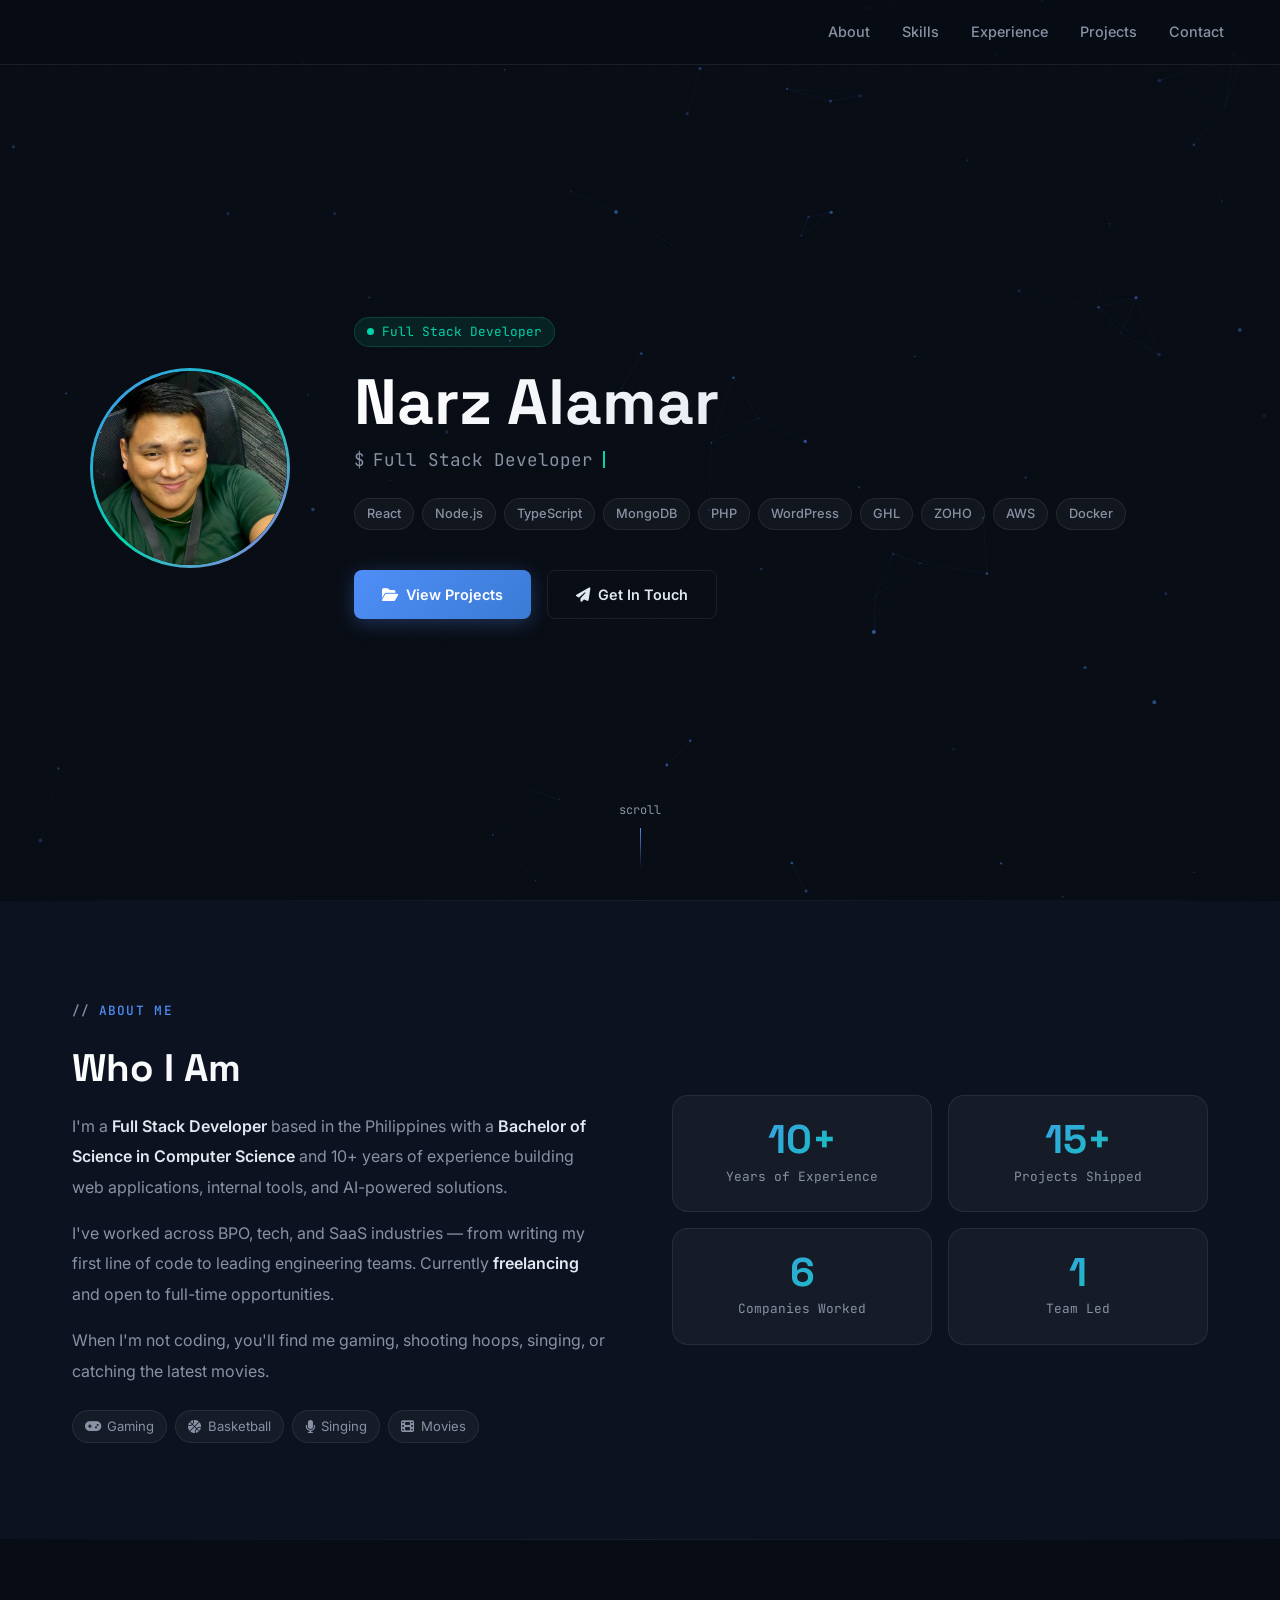
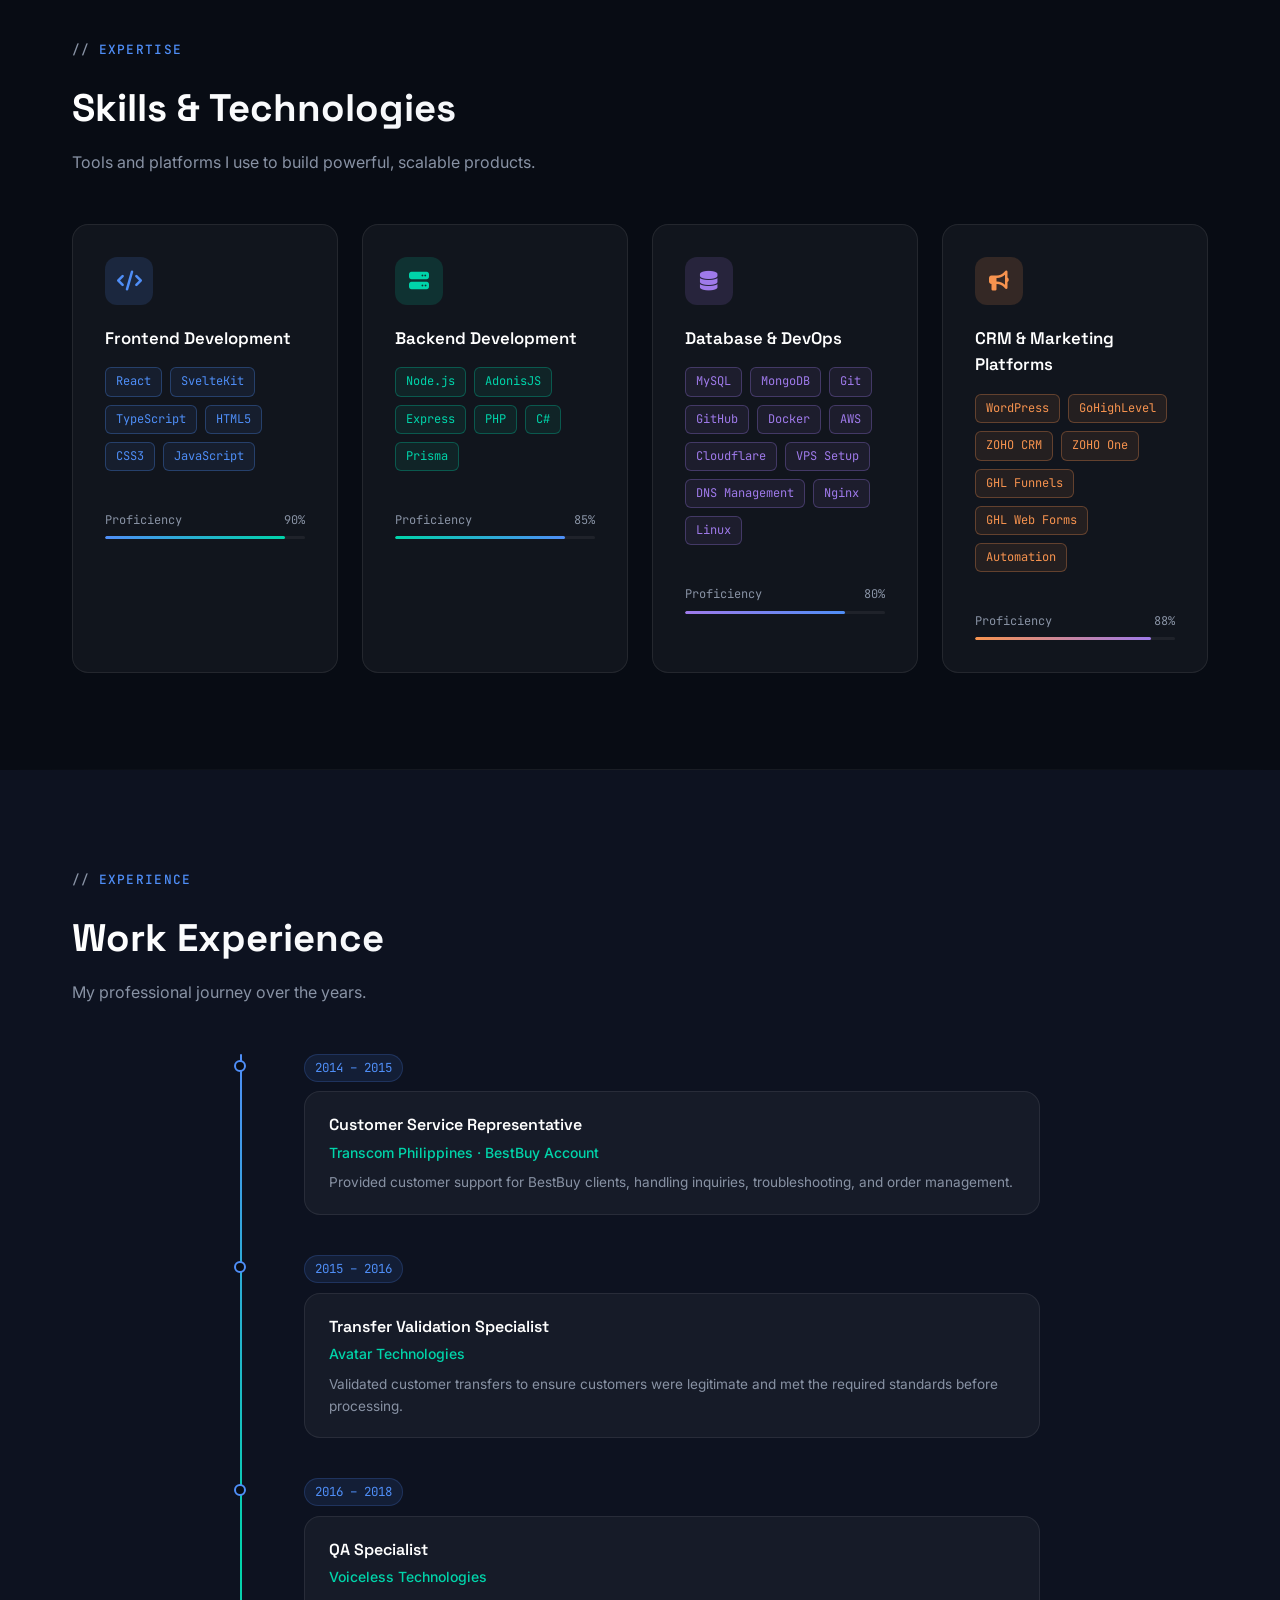
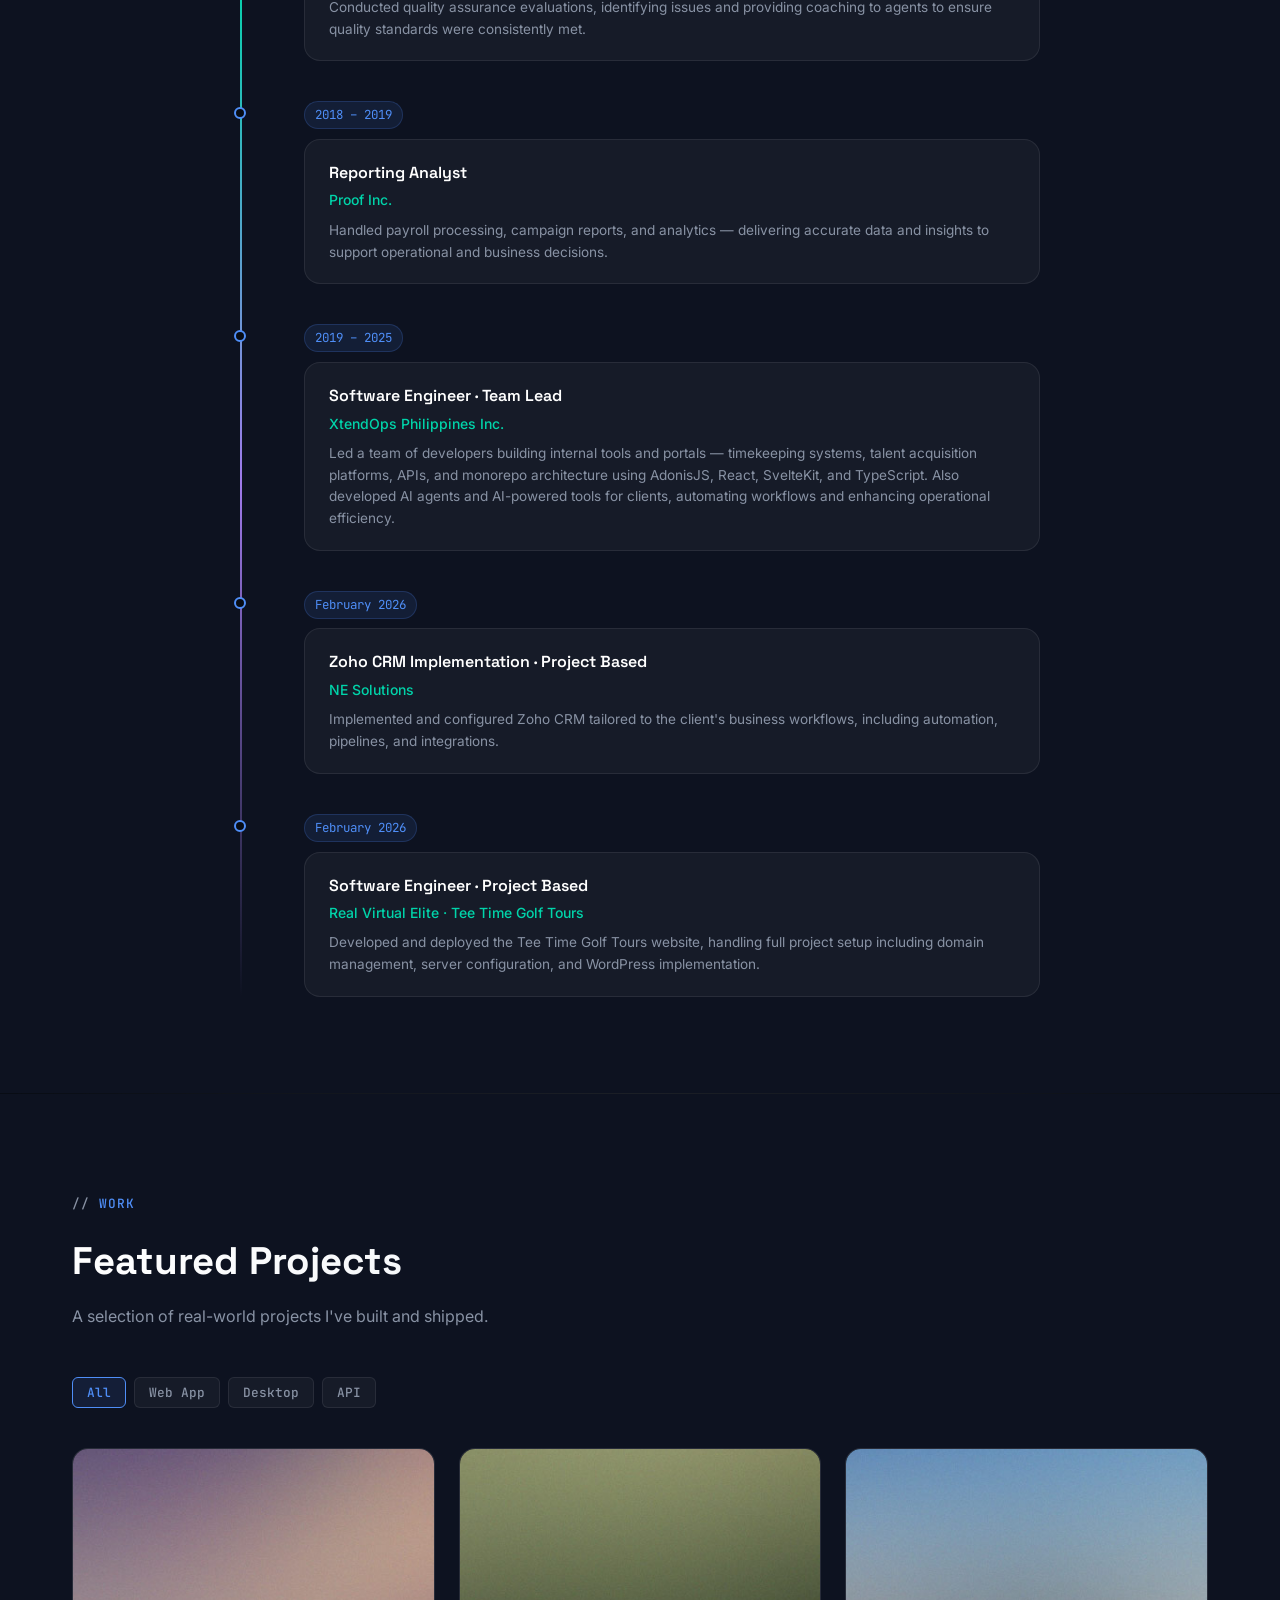
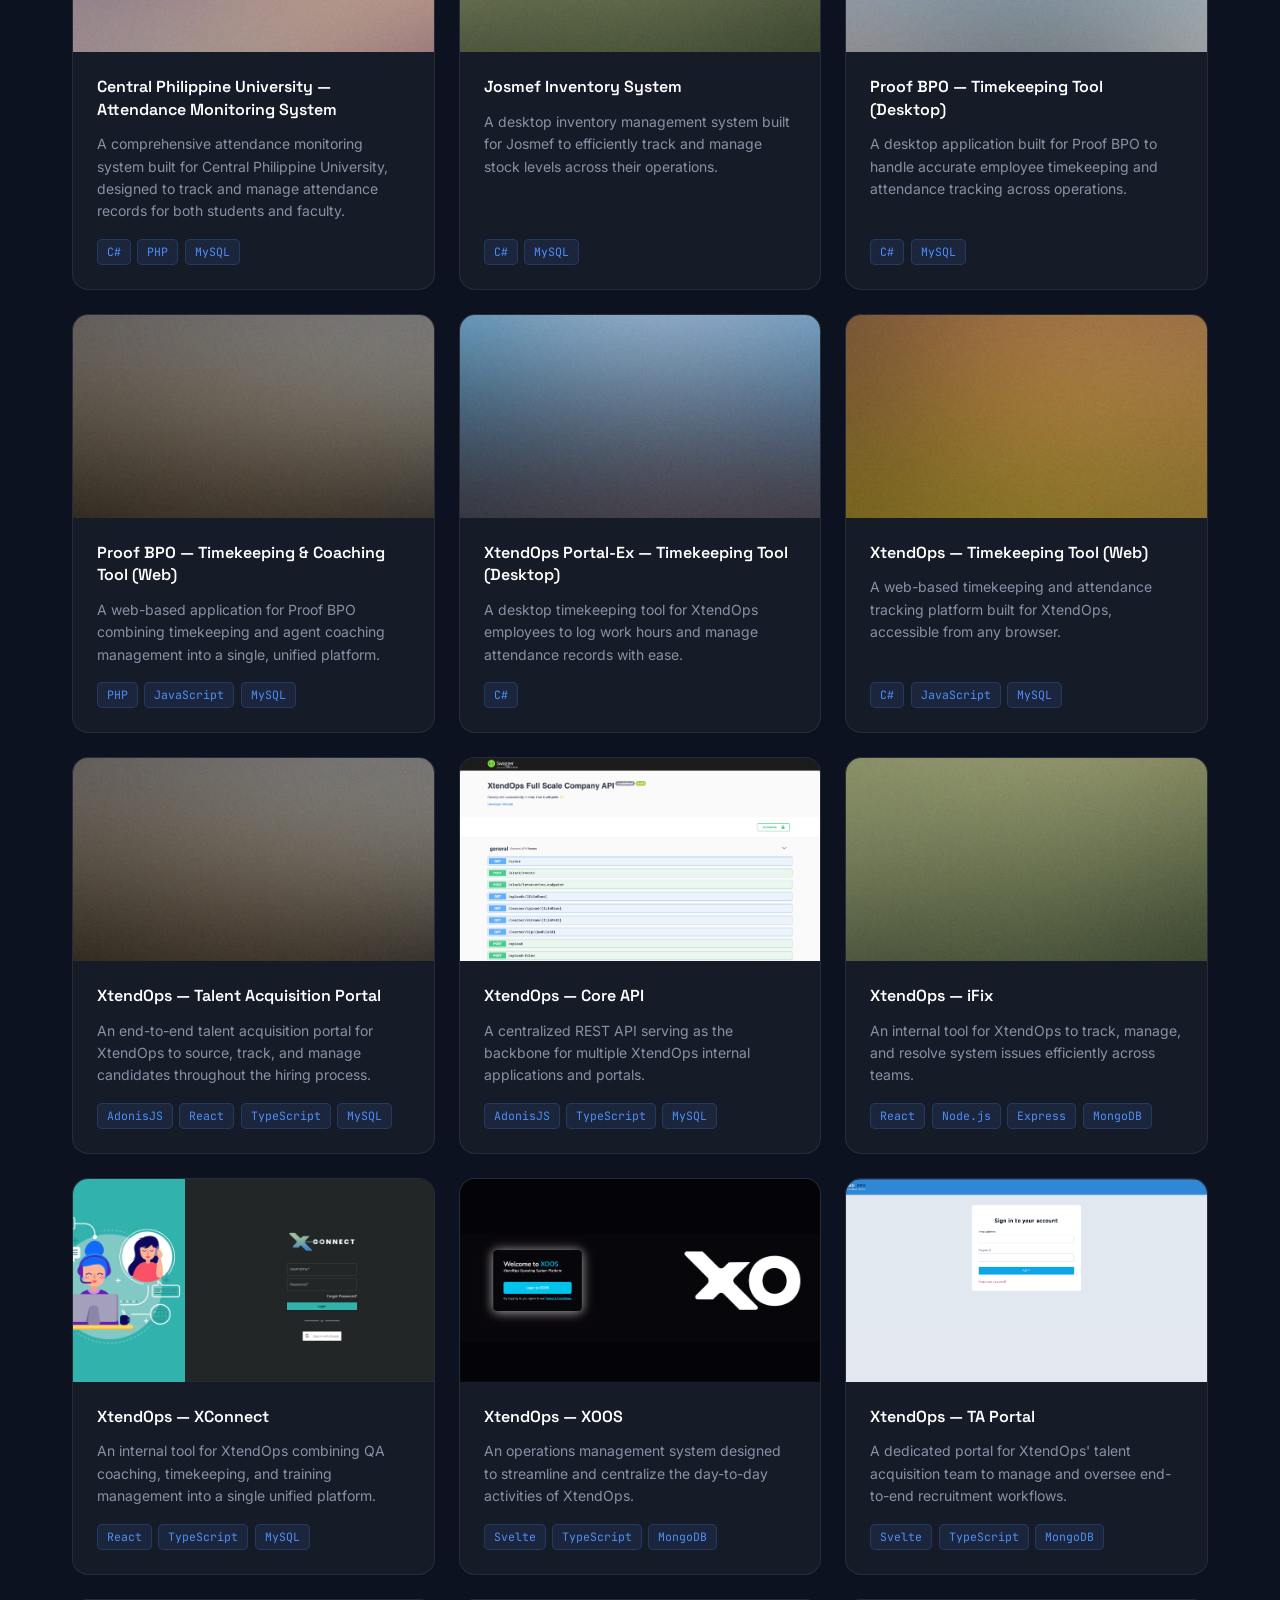
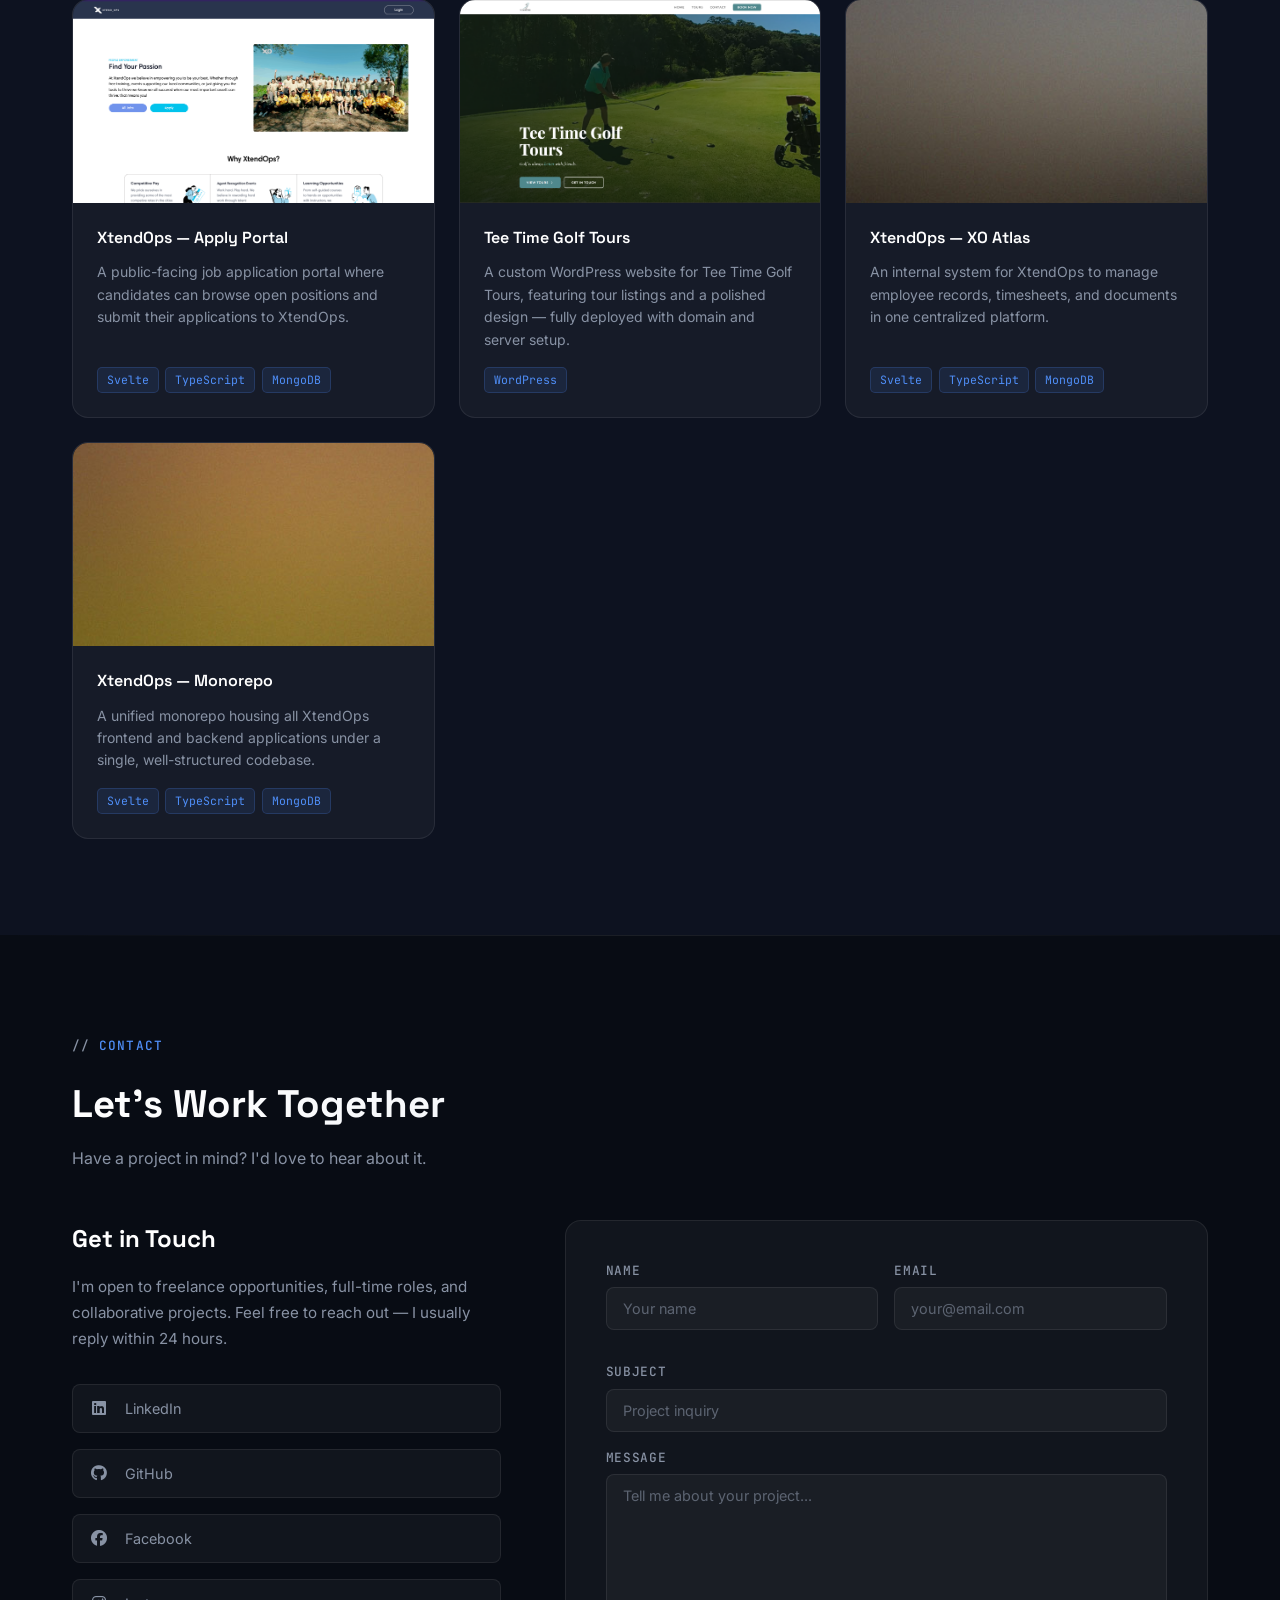
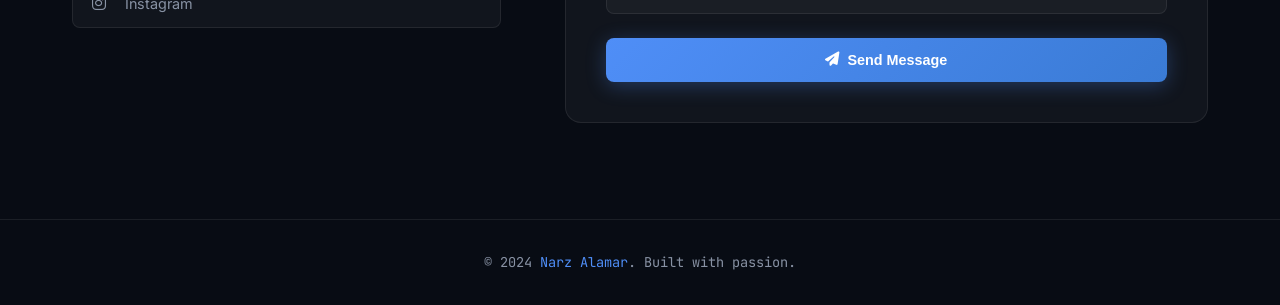
<file: index.html>
<!DOCTYPE html>
<html lang="en">
  <head>
    <title>Narz Alamar - Portfolio</title>
    <meta charset="utf-8" />
    <meta name="viewport" content="width=device-width, initial-scale=1, user-scalable=no" />
    <link rel="preconnect" href="https://fonts.googleapis.com" />
    <link rel="preconnect" href="https://fonts.gstatic.com" crossorigin />
    <link href="https://fonts.googleapis.com/css2?family=Inter:wght@300;400;500;600;700&family=Space+Grotesk:wght@400;500;600;700&family=JetBrains+Mono:wght@400;500&display=swap" rel="stylesheet" />
    <link rel="stylesheet" href="https://cdnjs.cloudflare.com/ajax/libs/font-awesome/6.5.0/css/all.min.css" />
    <style>
      /* ==============================
         RESET & BASE
      ============================== */
      *, *::before, *::after { box-sizing: border-box; margin: 0; padding: 0; }

      :root {
        --bg: #080c14;
        --bg-2: #0d1220;
        --surface: rgba(255,255,255,0.04);
        --surface-hover: rgba(255,255,255,0.08);
        --border: rgba(255,255,255,0.08);
        --border-hover: rgba(255,255,255,0.18);
        --text: #e2e8f0;
        --text-muted: #8892a4;
        --accent: #4f8ef7;
        --accent-2: #00d4aa;
        --accent-3: #9f7aea;
        --accent-4: #f7934f;
        --glow: rgba(79,142,247,0.3);
        --glow-2: rgba(0,212,170,0.3);
        --font-sans: 'Inter', sans-serif;
        --font-heading: 'Space Grotesk', sans-serif;
        --font-mono: 'JetBrains Mono', monospace;
        --radius: 16px;
        --radius-sm: 8px;
        --transition: 0.3s cubic-bezier(0.4,0,0.2,1);
      }

      html { scroll-behavior: smooth; }

      body {
        font-family: var(--font-sans);
        background: var(--bg);
        color: var(--text);
        line-height: 1.6;
        overflow-x: hidden;
      }

      a { text-decoration: none; color: inherit; }
      img { max-width: 100%; display: block; }
      ul { list-style: none; }

      /* ==============================
         CANVAS BACKGROUND
      ============================== */
      #canvas-bg {
        position: fixed;
        inset: 0;
        z-index: 0;
        pointer-events: none;
      }

      /* ==============================
         NOISE OVERLAY
      ============================== */
      body::before {
        content: '';
        position: fixed;
        inset: 0;
        background-image: url("data:image/svg+xml,%3Csvg viewBox='0 0 200 200' xmlns='http://www.w3.org/2000/svg'%3E%3Cfilter id='n'%3E%3CfeTurbulence type='fractalNoise' baseFrequency='0.9' numOctaves='4' stitchTiles='stitch'/%3E%3C/filter%3E%3Crect width='100%25' height='100%25' filter='url(%23n)' opacity='0.03'/%3E%3C/svg%3E");
        background-size: 200px 200px;
        pointer-events: none;
        z-index: 0;
        opacity: 0.5;
      }

      /* ==============================
         CURSOR
      ============================== */
      .cursor {
        position: fixed;
        width: 8px;
        height: 8px;
        background: var(--accent);
        border-radius: 50%;
        pointer-events: none;
        z-index: 10000;
        transition: transform 0.1s;
        mix-blend-mode: screen;
      }

      .cursor-ring {
        position: fixed;
        width: 36px;
        height: 36px;
        border: 1.5px solid rgba(79,142,247,0.5);
        border-radius: 50%;
        pointer-events: none;
        z-index: 9999;
        transition: transform 0.15s, width 0.2s, height 0.2s, border-color 0.2s;
      }

      body:has(a:hover) .cursor-ring,
      body:has(button:hover) .cursor-ring {
        width: 56px; height: 56px;
        border-color: var(--accent);
      }

      /* ==============================
         NAVIGATION
      ============================== */
      #nav {
        position: fixed;
        top: 0;
        left: 0;
        right: 0;
        z-index: 100;
        padding: 0 2rem;
        background: rgba(8,12,20,0.7);
        backdrop-filter: blur(20px);
        -webkit-backdrop-filter: blur(20px);
        border-bottom: 1px solid var(--border);
        transition: background var(--transition);
      }

      #nav ul {
        max-width: 1200px;
        margin: 0 auto;
        display: flex;
        align-items: center;
        gap: 0;
        height: 64px;
      }

      #nav ul li:first-child {
        margin-right: auto;
        font-family: var(--font-heading);
        font-weight: 700;
        font-size: 1.1rem;
        background: linear-gradient(135deg, var(--accent), var(--accent-2));
        -webkit-background-clip: text;
        -webkit-text-fill-color: transparent;
        background-clip: text;
      }

      #nav ul li a {
        font-size: 0.9rem;
        font-weight: 500;
        color: var(--text-muted);
        padding: 0.5rem 1rem;
        border-radius: var(--radius-sm);
        transition: all var(--transition);
        position: relative;
      }

      #nav ul li:first-child a {
        -webkit-text-fill-color: transparent;
        padding: 0;
      }

      #nav ul li a:hover {
        color: var(--text);
        background: var(--surface);
      }

      /* ==============================
         HERO
      ============================== */
      .hero {
        position: relative;
        min-height: 100vh;
        display: flex;
        align-items: center;
        justify-content: center;
        padding: 100px 2rem 4rem;
        z-index: 1;
      }

      .hero-inner {
        max-width: 1100px;
        width: 100%;
        display: grid;
        grid-template-columns: auto 1fr;
        gap: 4rem;
        align-items: center;
      }

      .hero-avatar {
        position: relative;
        flex-shrink: 0;
      }

      .avatar-ring {
        width: 200px;
        height: 200px;
        border-radius: 50%;
        padding: 3px;
        background: linear-gradient(135deg, var(--accent), var(--accent-2), var(--accent-3));
      }

      .avatar-inner {
        width: 100%;
        height: 100%;
        border-radius: 50%;
        overflow: hidden;
        background: var(--bg);
      }

      .avatar-inner img {
        width: 100%;
        height: 100%;
        object-fit: cover;
        border-radius: 50%;
      }

      .hero-badge {
        position: absolute;
        bottom: 8px;
        right: 8px;
        background: linear-gradient(135deg, var(--accent), var(--accent-2));
        color: #fff;
        font-size: 0.7rem;
        font-weight: 600;
        padding: 4px 10px;
        border-radius: 20px;
        white-space: nowrap;
        box-shadow: 0 4px 12px var(--glow);
      }

      .hero-text { }

      .hero-label {
        display: inline-flex;
        align-items: center;
        gap: 0.5rem;
        font-family: var(--font-mono);
        font-size: 0.8rem;
        color: var(--accent-2);
        background: rgba(0,212,170,0.1);
        border: 1px solid rgba(0,212,170,0.2);
        padding: 4px 12px;
        border-radius: 20px;
        margin-bottom: 1.25rem;
      }

      .hero-label::before {
        content: '';
        width: 7px; height: 7px;
        background: var(--accent-2);
        border-radius: 50%;
        animation: pulse 2s infinite;
      }

      @keyframes pulse {
        0%, 100% { opacity: 1; transform: scale(1); }
        50% { opacity: 0.5; transform: scale(0.8); }
      }

      .hero-name {
        font-family: var(--font-heading);
        font-size: clamp(2.5rem, 5vw, 4rem);
        font-weight: 700;
        line-height: 1.1;
        margin-bottom: 0.5rem;
        background: linear-gradient(135deg, #fff 0%, var(--text) 60%, var(--accent) 100%);
        -webkit-background-clip: text;
        -webkit-text-fill-color: transparent;
        background-clip: text;
      }

      .hero-role {
        font-family: var(--font-mono);
        font-size: 1.1rem;
        color: var(--accent);
        margin-bottom: 1.5rem;
        display: flex;
        align-items: center;
        gap: 0.5rem;
      }

      .hero-role span { color: var(--text-muted); }

      .typing-wrapper {
        font-family: var(--font-mono);
        font-size: 0.95rem;
        color: var(--text-muted);
        margin-bottom: 2rem;
        min-height: 1.5rem;
      }

      .typing-wrapper .typed { color: var(--accent-2); }

      .cursor-blink {
        display: inline-block;
        width: 2px;
        height: 1em;
        background: var(--accent-2);
        margin-left: 2px;
        vertical-align: middle;
        animation: blink 1s step-end infinite;
      }

      @keyframes blink { 0%,100%{opacity:1} 50%{opacity:0} }

      .hero-tags {
        display: flex;
        flex-wrap: wrap;
        gap: 0.5rem;
        margin-bottom: 2.5rem;
      }

      .tag {
        font-size: 0.8rem;
        font-weight: 500;
        padding: 5px 12px;
        border-radius: 20px;
        border: 1px solid var(--border);
        background: var(--surface);
        color: var(--text-muted);
        transition: all var(--transition);
      }

      .tag:hover {
        border-color: var(--accent);
        color: var(--accent);
        background: rgba(79,142,247,0.08);
      }

      .hero-ctas {
        display: flex;
        gap: 1rem;
        flex-wrap: wrap;
      }

      .btn-primary {
        display: inline-flex;
        align-items: center;
        gap: 0.5rem;
        padding: 0.75rem 1.75rem;
        background: linear-gradient(135deg, var(--accent), #3a7bd5);
        color: #fff;
        font-weight: 600;
        font-size: 0.9rem;
        border-radius: var(--radius-sm);
        border: none;
        cursor: pointer;
        transition: all var(--transition);
        box-shadow: 0 4px 20px var(--glow);
      }

      .btn-primary:hover {
        transform: translateY(-2px);
        box-shadow: 0 8px 30px var(--glow);
      }

      .btn-outline {
        display: inline-flex;
        align-items: center;
        gap: 0.5rem;
        padding: 0.75rem 1.75rem;
        background: transparent;
        color: var(--text);
        font-weight: 600;
        font-size: 0.9rem;
        border-radius: var(--radius-sm);
        border: 1px solid var(--border);
        cursor: pointer;
        transition: all var(--transition);
      }

      .btn-outline:hover {
        border-color: var(--accent);
        color: var(--accent);
        background: rgba(79,142,247,0.08);
        transform: translateY(-2px);
      }

      /* ==============================
         SCROLL INDICATOR
      ============================== */
      .scroll-indicator {
        position: absolute;
        bottom: 2rem;
        left: 50%;
        transform: translateX(-50%);
        display: flex;
        flex-direction: column;
        align-items: center;
        gap: 0.5rem;
        color: var(--text-muted);
        font-size: 0.75rem;
        font-family: var(--font-mono);
        animation: float 2s ease-in-out infinite;
        z-index: 1;
      }

      @keyframes float {
        0%,100%{transform:translateX(-50%) translateY(0)} 50%{transform:translateX(-50%) translateY(-8px)}
      }

      .scroll-line {
        width: 1px;
        height: 40px;
        background: linear-gradient(to bottom, var(--accent), transparent);
      }

      /* ==============================
         SECTION COMMON
      ============================== */
      section { position: relative; z-index: 1; }

      .section-inner {
        max-width: 1200px;
        margin: 0 auto;
        padding: 6rem 2rem;
      }

      .section-label {
        display: inline-flex;
        align-items: center;
        gap: 0.5rem;
        font-family: var(--font-mono);
        font-size: 0.8rem;
        font-weight: 500;
        color: var(--accent);
        text-transform: uppercase;
        letter-spacing: 0.1em;
        margin-bottom: 1rem;
      }

      .section-label::before {
        content: '//';
        color: var(--text-muted);
      }

      .section-title {
        font-family: var(--font-heading);
        font-size: clamp(1.75rem, 3vw, 2.5rem);
        font-weight: 700;
        margin-bottom: 0.75rem;
        background: linear-gradient(135deg, #fff, var(--text));
        -webkit-background-clip: text;
        -webkit-text-fill-color: transparent;
        background-clip: text;
      }

      .section-subtitle {
        color: var(--text-muted);
        font-size: 1rem;
        margin-bottom: 3rem;
        max-width: 500px;
      }

      /* ==============================
         SKILLS SECTION
      ============================== */
      #work { background: transparent; }

      .skills-grid {
        display: grid;
        grid-template-columns: repeat(auto-fit, minmax(260px, 1fr));
        gap: 1.5rem;
      }

      .skill-card {
        background: var(--surface);
        border: 1px solid var(--border);
        border-radius: var(--radius);
        padding: 2rem;
        transition: all var(--transition);
        position: relative;
        overflow: hidden;
        opacity: 0;
        transform: translateY(30px);
      }

      .skill-card.visible {
        opacity: 1;
        transform: translateY(0);
        transition: opacity 0.5s ease, transform 0.5s ease, background var(--transition), border-color var(--transition), box-shadow var(--transition);
      }

      .skill-card::before {
        content: '';
        position: absolute;
        inset: 0;
        border-radius: var(--radius);
        background: var(--card-gradient, linear-gradient(135deg, transparent, transparent));
        opacity: 0;
        transition: opacity var(--transition);
        pointer-events: none;
      }

      .skill-card:hover {
        border-color: var(--border-hover);
        background: var(--surface-hover);
        transform: translateY(-4px);
        box-shadow: 0 20px 40px rgba(0,0,0,0.3), 0 0 0 1px var(--border-hover);
      }

      .skill-card:hover::before { opacity: 1; }

      .skill-card[data-accent="blue"] { --card-gradient: linear-gradient(135deg, rgba(79,142,247,0.08), transparent); }
      .skill-card[data-accent="teal"] { --card-gradient: linear-gradient(135deg, rgba(0,212,170,0.08), transparent); }
      .skill-card[data-accent="purple"] { --card-gradient: linear-gradient(135deg, rgba(159,122,234,0.08), transparent); }
      .skill-card[data-accent="orange"] { --card-gradient: linear-gradient(135deg, rgba(247,147,79,0.08), transparent); }

      .skill-card-icon {
        width: 48px;
        height: 48px;
        border-radius: 12px;
        display: flex;
        align-items: center;
        justify-content: center;
        font-size: 1.25rem;
        margin-bottom: 1.25rem;
        flex-shrink: 0;
      }

      .skill-card[data-accent="blue"] .skill-card-icon { background: rgba(79,142,247,0.15); color: var(--accent); }
      .skill-card[data-accent="teal"] .skill-card-icon { background: rgba(0,212,170,0.15); color: var(--accent-2); }
      .skill-card[data-accent="purple"] .skill-card-icon { background: rgba(159,122,234,0.15); color: var(--accent-3); }
      .skill-card[data-accent="orange"] .skill-card-icon { background: rgba(247,147,79,0.15); color: var(--accent-4); }

      .skill-card-title {
        font-family: var(--font-heading);
        font-size: 1.05rem;
        font-weight: 600;
        margin-bottom: 1rem;
        color: #fff;
      }

      .skill-tags-wrap {
        display: flex;
        flex-wrap: wrap;
        gap: 0.5rem;
        margin-bottom: 1.5rem;
      }

      .skill-chip {
        font-family: var(--font-mono);
        font-size: 0.75rem;
        padding: 4px 10px;
        border-radius: 6px;
        border: 1px solid;
        transition: all var(--transition);
      }

      .skill-card[data-accent="blue"] .skill-chip {
        border-color: rgba(79,142,247,0.3);
        color: var(--accent);
        background: rgba(79,142,247,0.08);
      }
      .skill-card[data-accent="teal"] .skill-chip {
        border-color: rgba(0,212,170,0.3);
        color: var(--accent-2);
        background: rgba(0,212,170,0.08);
      }
      .skill-card[data-accent="purple"] .skill-chip {
        border-color: rgba(159,122,234,0.3);
        color: var(--accent-3);
        background: rgba(159,122,234,0.08);
      }
      .skill-card[data-accent="orange"] .skill-chip {
        border-color: rgba(247,147,79,0.3);
        color: var(--accent-4);
        background: rgba(247,147,79,0.08);
      }

      .skill-chip:hover { transform: translateY(-2px); filter: brightness(1.2); }

      .skill-bar-wrap {
        margin-top: auto;
        padding-top: 1rem;
      }

      .skill-bar-meta {
        display: flex;
        justify-content: space-between;
        font-size: 0.75rem;
        color: var(--text-muted);
        margin-bottom: 6px;
        font-family: var(--font-mono);
      }

      .skill-bar-track {
        height: 3px;
        background: rgba(255,255,255,0.06);
        border-radius: 2px;
        overflow: hidden;
      }

      .skill-bar-fill {
        height: 100%;
        border-radius: 2px;
        width: 0;
        transition: width 1.2s cubic-bezier(0.4,0,0.2,1);
      }

      .skill-card[data-accent="blue"] .skill-bar-fill { background: linear-gradient(90deg, var(--accent), var(--accent-2)); }
      .skill-card[data-accent="teal"] .skill-bar-fill { background: linear-gradient(90deg, var(--accent-2), var(--accent)); }
      .skill-card[data-accent="purple"] .skill-bar-fill { background: linear-gradient(90deg, var(--accent-3), var(--accent)); }
      .skill-card[data-accent="orange"] .skill-bar-fill { background: linear-gradient(90deg, var(--accent-4), var(--accent-3)); }

      /* ==============================
         ABOUT SECTION
      ============================== */
      #about { background: var(--bg-2); }

      .about-grid {
        display: grid;
        grid-template-columns: 1fr 1fr;
        gap: 4rem;
        align-items: center;
      }

      .about-bio {
        font-size: 1rem;
        color: var(--text-muted);
        line-height: 1.9;
      }

      .about-bio p { margin-bottom: 1rem; }

      .about-bio strong { color: var(--text); font-weight: 600; }

      .about-hobbies {
        display: flex;
        flex-wrap: wrap;
        gap: 0.5rem;
        margin-top: 1.5rem;
      }

      .hobby-tag {
        display: inline-flex;
        align-items: center;
        gap: 0.4rem;
        font-size: 0.82rem;
        padding: 5px 12px;
        border-radius: 20px;
        border: 1px solid var(--border);
        background: var(--surface);
        color: var(--text-muted);
      }

      .stats-grid {
        display: grid;
        grid-template-columns: 1fr 1fr;
        gap: 1rem;
      }

      .stat-card {
        background: var(--surface);
        border: 1px solid var(--border);
        border-radius: var(--radius);
        padding: 1.5rem;
        text-align: center;
        transition: all var(--transition);
      }

      .stat-card:hover {
        border-color: var(--border-hover);
        background: var(--surface-hover);
        transform: translateY(-3px);
        box-shadow: 0 12px 24px rgba(0,0,0,0.3);
      }

      .stat-number {
        font-family: var(--font-heading);
        font-size: 2.5rem;
        font-weight: 700;
        background: linear-gradient(135deg, var(--accent), var(--accent-2));
        -webkit-background-clip: text;
        -webkit-text-fill-color: transparent;
        background-clip: text;
        line-height: 1;
        margin-bottom: 0.4rem;
      }

      .stat-label {
        font-size: 0.8rem;
        color: var(--text-muted);
        font-family: var(--font-mono);
      }

      @media (max-width: 900px) {
        .about-grid { grid-template-columns: 1fr; gap: 2.5rem; }
      }

      /* ==============================
         TIMELINE SECTION
      ============================== */
      #experience { background: var(--bg-2); }

      .timeline {
        position: relative;
        max-width: 800px;
        margin: 0 auto;
        padding-left: 2rem;
      }

      .timeline::before {
        content: '';
        position: absolute;
        left: 0;
        top: 0;
        bottom: 0;
        width: 2px;
        background: linear-gradient(to bottom, var(--accent), var(--accent-2), var(--accent-3), transparent);
        border-radius: 2px;
      }

      .timeline-item {
        position: relative;
        padding: 0 0 2.5rem 2rem;
        opacity: 0;
        transform: translateX(-20px);
        transition: opacity 0.5s ease, transform 0.5s ease;
      }

      .timeline-item.visible {
        opacity: 1;
        transform: translateX(0);
      }

      .timeline-item::before {
        content: '';
        position: absolute;
        left: -2.4rem;
        top: 6px;
        width: 12px;
        height: 12px;
        border-radius: 50%;
        border: 2px solid var(--accent);
        background: var(--bg);
        transition: all var(--transition);
        z-index: 1;
      }

      .timeline-item:hover::before {
        background: var(--accent);
        box-shadow: 0 0 12px var(--glow);
      }

      .timeline-item:last-child { padding-bottom: 0; }

      .timeline-date {
        font-family: var(--font-mono);
        font-size: 0.78rem;
        color: var(--accent);
        background: rgba(79,142,247,0.1);
        border: 1px solid rgba(79,142,247,0.2);
        padding: 3px 10px;
        border-radius: 20px;
        display: inline-block;
        margin-bottom: 0.6rem;
      }

      .timeline-card {
        background: var(--surface);
        border: 1px solid var(--border);
        border-radius: var(--radius);
        padding: 1.25rem 1.5rem;
        transition: all var(--transition);
      }

      .timeline-card:hover {
        border-color: var(--border-hover);
        background: var(--surface-hover);
        transform: translateX(4px);
        box-shadow: 0 8px 24px rgba(0,0,0,0.3);
      }

      .timeline-role {
        font-family: var(--font-heading);
        font-size: 1rem;
        font-weight: 600;
        color: #fff;
        margin-bottom: 0.25rem;
      }

      .timeline-company {
        font-size: 0.875rem;
        color: var(--accent-2);
        font-weight: 500;
        margin-bottom: 0.5rem;
      }

      .timeline-desc {
        font-size: 0.85rem;
        color: var(--text-muted);
        line-height: 1.6;
      }

      /* ==============================
         PROJECTS SECTION
      ============================== */
      #portfolio { background: var(--bg-2); }

      .projects-filter {
        display: flex;
        gap: 0.5rem;
        flex-wrap: wrap;
        margin-bottom: 2.5rem;
      }

      .filter-btn {
        font-size: 0.8rem;
        font-weight: 500;
        font-family: var(--font-mono);
        padding: 6px 14px;
        border-radius: 6px;
        border: 1px solid var(--border);
        background: var(--surface);
        color: var(--text-muted);
        cursor: pointer;
        transition: all var(--transition);
      }

      .filter-btn.active,
      .filter-btn:hover {
        border-color: var(--accent);
        color: var(--accent);
        background: rgba(79,142,247,0.1);
      }

      .projects-grid {
        display: grid;
        grid-template-columns: repeat(auto-fill, minmax(320px, 1fr));
        gap: 1.5rem;
      }

      .project-card {
        background: var(--surface);
        border: 1px solid var(--border);
        border-radius: var(--radius);
        overflow: hidden;
        transition: all var(--transition);
        opacity: 0;
        transform: translateY(30px);
        display: flex;
        flex-direction: column;
      }

      .project-card.visible {
        opacity: 1;
        transform: translateY(0);
      }

      .project-card:hover {
        border-color: var(--border-hover);
        transform: translateY(-6px);
        box-shadow: 0 24px 48px rgba(0,0,0,0.4);
      }

      .project-img-wrap {
        position: relative;
        aspect-ratio: 16/9;
        overflow: hidden;
        background: var(--bg);
      }

      .project-img-wrap img {
        width: 100%;
        height: 100%;
        object-fit: cover;
        transition: transform 0.5s ease;
      }

      .project-card:hover .project-img-wrap img {
        transform: scale(1.06);
      }

      .project-img-overlay {
        position: absolute;
        inset: 0;
        background: rgba(8,12,20,0.85);
        display: flex;
        align-items: center;
        justify-content: center;
        gap: 1rem;
        opacity: 0;
        transition: opacity var(--transition);
        backdrop-filter: blur(4px);
      }

      .project-card:hover .project-img-overlay { opacity: 1; }

      .overlay-btn {
        width: 44px;
        height: 44px;
        border-radius: 50%;
        border: 1.5px solid rgba(255,255,255,0.3);
        background: rgba(255,255,255,0.1);
        color: #fff;
        font-size: 1rem;
        display: flex;
        align-items: center;
        justify-content: center;
        transition: all var(--transition);
        backdrop-filter: blur(4px);
      }

      .overlay-btn:hover {
        border-color: var(--accent);
        background: var(--accent);
        transform: scale(1.1);
      }

      .project-body {
        padding: 1.5rem;
        flex: 1;
        display: flex;
        flex-direction: column;
      }

      .project-body h3 {
        font-family: var(--font-heading);
        font-size: 1rem;
        font-weight: 600;
        color: #fff;
        margin-bottom: 0.75rem;
        line-height: 1.4;
      }

      .project-body p {
        font-size: 0.875rem;
        color: var(--text-muted);
        line-height: 1.6;
        margin-bottom: 1rem;
        flex: 1;
      }

      .tech-chips {
        display: flex;
        flex-wrap: wrap;
        gap: 0.4rem;
        margin-top: auto;
      }

      .tech-chip {
        font-family: var(--font-mono);
        font-size: 0.72rem;
        padding: 3px 9px;
        border-radius: 5px;
        background: rgba(79,142,247,0.1);
        border: 1px solid rgba(79,142,247,0.2);
        color: var(--accent);
      }

      /* ==============================
         CONTACT SECTION
      ============================== */
      #contact { background: var(--bg); }

      .contact-grid {
        display: grid;
        grid-template-columns: 1fr 1.5fr;
        gap: 4rem;
        align-items: start;
      }

      .contact-info h3 {
        font-family: var(--font-heading);
        font-size: 1.5rem;
        font-weight: 700;
        color: #fff;
        margin-bottom: 1rem;
      }

      .contact-info p {
        color: var(--text-muted);
        font-size: 0.95rem;
        line-height: 1.7;
        margin-bottom: 2rem;
      }

      .contact-links {
        display: flex;
        flex-direction: column;
        gap: 1rem;
      }

      .contact-link-item {
        display: flex;
        align-items: center;
        gap: 1rem;
        padding: 0.75rem 1rem;
        border-radius: var(--radius-sm);
        border: 1px solid var(--border);
        background: var(--surface);
        color: var(--text-muted);
        font-size: 0.9rem;
        transition: all var(--transition);
      }

      .contact-link-item:hover {
        border-color: var(--accent);
        color: var(--accent);
        background: rgba(79,142,247,0.08);
        transform: translateX(4px);
      }

      .contact-link-item i {
        width: 20px;
        text-align: center;
        font-size: 1rem;
      }

      .contact-form {
        background: var(--surface);
        border: 1px solid var(--border);
        border-radius: var(--radius);
        padding: 2.5rem;
      }

      .form-row {
        display: grid;
        grid-template-columns: 1fr 1fr;
        gap: 1rem;
        margin-bottom: 1rem;
      }

      .form-group { margin-bottom: 1rem; }

      .form-group label {
        display: block;
        font-size: 0.8rem;
        font-weight: 500;
        font-family: var(--font-mono);
        color: var(--text-muted);
        margin-bottom: 6px;
        text-transform: uppercase;
        letter-spacing: 0.05em;
      }

      .form-group input,
      .form-group textarea {
        width: 100%;
        padding: 0.75rem 1rem;
        background: rgba(255,255,255,0.04);
        border: 1px solid var(--border);
        border-radius: var(--radius-sm);
        color: var(--text);
        font-family: var(--font-sans);
        font-size: 0.9rem;
        transition: all var(--transition);
        outline: none;
        resize: none;
      }

      .form-group input::placeholder,
      .form-group textarea::placeholder { color: var(--text-muted); opacity: 0.6; }

      .form-group input:focus,
      .form-group textarea:focus {
        border-color: var(--accent);
        background: rgba(79,142,247,0.05);
        box-shadow: 0 0 0 3px rgba(79,142,247,0.1);
      }

      .form-group textarea { min-height: 140px; }

      .form-submit {
        width: 100%;
        padding: 0.875rem;
        background: linear-gradient(135deg, var(--accent), #3a7bd5);
        color: #fff;
        font-weight: 600;
        font-size: 0.9rem;
        border: none;
        border-radius: var(--radius-sm);
        cursor: pointer;
        transition: all var(--transition);
        box-shadow: 0 4px 20px var(--glow);
        display: flex;
        align-items: center;
        justify-content: center;
        gap: 0.5rem;
      }

      .form-submit:hover {
        transform: translateY(-2px);
        box-shadow: 0 8px 30px var(--glow);
      }

      /* ==============================
         FOOTER
      ============================== */
      footer {
        position: relative;
        z-index: 1;
        border-top: 1px solid var(--border);
        padding: 2rem;
        text-align: center;
        color: var(--text-muted);
        font-size: 0.85rem;
        font-family: var(--font-mono);
        background: var(--bg);
      }

      footer span { color: var(--accent); }

      /* ==============================
         TOAST
      ============================== */
      .toast {
        position: fixed;
        bottom: 2rem;
        right: 2rem;
        background: var(--surface);
        border: 1px solid var(--accent);
        color: var(--text);
        padding: 1rem 1.5rem;
        border-radius: var(--radius-sm);
        font-size: 0.9rem;
        box-shadow: 0 8px 32px rgba(0,0,0,0.4);
        z-index: 9999;
        transform: translateX(120%);
        transition: transform 0.4s cubic-bezier(0.4,0,0.2,1);
        display: flex;
        align-items: center;
        gap: 0.75rem;
        backdrop-filter: blur(20px);
      }

      .toast.show { transform: translateX(0); }
      .toast i { color: var(--accent-2); }

      /* ==============================
         REVEAL ANIMATION
      ============================== */
      .reveal {
        opacity: 0;
        transform: translateY(24px);
        transition: opacity 0.6s ease, transform 0.6s ease;
      }

      .reveal.visible {
        opacity: 1;
        transform: translateY(0);
      }

      /* ==============================
         DIVIDER
      ============================== */
      .section-divider {
        height: 1px;
        background: linear-gradient(90deg, transparent, var(--border), transparent);
        margin: 0;
      }

      /* ==============================
         SCROLLBAR
      ============================== */
      ::-webkit-scrollbar { width: 6px; }
      ::-webkit-scrollbar-track { background: var(--bg); }
      ::-webkit-scrollbar-thumb { background: rgba(79,142,247,0.3); border-radius: 3px; }
      ::-webkit-scrollbar-thumb:hover { background: var(--accent); }

      /* ==============================
         RESPONSIVE
      ============================== */
      @media (max-width: 900px) {
        .hero-inner {
          grid-template-columns: 1fr;
          text-align: center;
          gap: 2.5rem;
        }
        .hero-avatar { justify-self: center; }
        .hero-tags { justify-content: center; }
        .hero-ctas { justify-content: center; }
        .hero-role { justify-content: center; }
        .hero-label { justify-content: center; }
        .contact-grid { grid-template-columns: 1fr; gap: 2rem; }
        .form-row { grid-template-columns: 1fr; }
      }

      @media (max-width: 600px) {
        .avatar-ring { width: 150px; height: 150px; }
        .section-inner { padding: 4rem 1.25rem; }
        .skills-grid { grid-template-columns: 1fr; }
        .projects-grid { grid-template-columns: 1fr; }
        #nav ul { gap: 0; }
        #nav ul li a { padding: 0.4rem 0.6rem; font-size: 0.82rem; }
        .contact-form { padding: 1.5rem; }
      }
    </style>
  </head>

  <body>
    <!-- Canvas particle background -->
    <canvas id="canvas-bg"></canvas>

    <!-- Custom cursor -->
    <div class="cursor" id="cursor"></div>
    <div class="cursor-ring" id="cursor-ring"></div>

    <!-- ==============================
         NAVIGATION
    ============================== -->
    <nav id="nav">
      <ul class="container">
        <li><a href="#top">NA</a></li>
        <li><a href="#about" class="scrolly">About</a></li>
        <li><a href="#work" class="scrolly">Skills</a></li>
        <li><a href="#experience" class="scrolly">Experience</a></li>
        <li><a href="#portfolio" class="scrolly">Projects</a></li>
        <li><a href="#contact" class="scrolly">Contact</a></li>
      </ul>
    </nav>

    <!-- ==============================
         HERO
    ============================== -->
    <section id="top" class="hero">
      <div class="hero-inner">
        <div class="hero-avatar">
          <div class="avatar-ring">
            <div class="avatar-inner">
              <img src="images/me.jpg" alt="Narz Alamar" />
            </div>
          </div>
        </div>

        <div class="hero-text">
          <div class="hero-label">Full Stack Developer</div>
          <h1 class="hero-name">Narz Alamar</h1>
          <div class="hero-role">
            <span>$</span> <span id="typing-role"></span><span class="cursor-blink"></span>
          </div>
          <div class="hero-tags">
            <span class="tag">React</span>
            <span class="tag">Node.js</span>
            <span class="tag">TypeScript</span>
            <span class="tag">MongoDB</span>
            <span class="tag">PHP</span>
            <span class="tag">WordPress</span>
            <span class="tag">GHL</span>
            <span class="tag">ZOHO</span>
            <span class="tag">AWS</span>
            <span class="tag">Docker</span>
          </div>
          <div class="hero-ctas">
            <a href="#portfolio" class="btn-primary scrolly">
              <i class="fas fa-folder-open"></i> View Projects
            </a>
            <a href="#contact" class="btn-outline scrolly">
              <i class="fas fa-paper-plane"></i> Get In Touch
            </a>
          </div>
        </div>
      </div>

      <div class="scroll-indicator">
        <span>scroll</span>
        <div class="scroll-line"></div>
      </div>
    </section>

    <div class="section-divider"></div>

    <!-- ==============================
         ABOUT
    ============================== -->
    <section id="about">
      <div class="section-inner">
        <div class="about-grid">
          <div class="reveal">
            <div class="section-label">about me</div>
            <h2 class="section-title">Who I Am</h2>
            <div class="about-bio">
              <p>I'm a <strong>Full Stack Developer</strong> based in the Philippines with a <strong>Bachelor of Science in Computer Science</strong> and 10+ years of experience building web applications, internal tools, and AI-powered solutions.</p>
              <p>I've worked across BPO, tech, and SaaS industries — from writing my first line of code to leading engineering teams. Currently <strong>freelancing</strong> and open to full-time opportunities.</p>
              <p>When I'm not coding, you'll find me gaming, shooting hoops, singing, or catching the latest movies.</p>
            </div>
            <div class="about-hobbies">
              <span class="hobby-tag"><i class="fas fa-gamepad"></i> Gaming</span>
              <span class="hobby-tag"><i class="fas fa-basketball"></i> Basketball</span>
              <span class="hobby-tag"><i class="fas fa-microphone"></i> Singing</span>
              <span class="hobby-tag"><i class="fas fa-film"></i> Movies</span>
            </div>
          </div>

          <div class="stats-grid reveal">
            <div class="stat-card">
              <div class="stat-number">10+</div>
              <div class="stat-label">Years of Experience</div>
            </div>
            <div class="stat-card">
              <div class="stat-number">15+</div>
              <div class="stat-label">Projects Shipped</div>
            </div>
            <div class="stat-card">
              <div class="stat-number">6</div>
              <div class="stat-label">Companies Worked</div>
            </div>
            <div class="stat-card">
              <div class="stat-number">1</div>
              <div class="stat-label">Team Led</div>
            </div>
          </div>
        </div>
      </div>
    </section>

    <div class="section-divider"></div>

    <!-- ==============================
         SKILLS
    ============================== -->
    <section id="work">
      <div class="section-inner">
        <div class="reveal">
          <div class="section-label">expertise</div>
          <h2 class="section-title">Skills & Technologies</h2>
          <p class="section-subtitle">Tools and platforms I use to build powerful, scalable products.</p>
        </div>

        <div class="skills-grid">
          <!-- Frontend -->
          <div class="skill-card" data-accent="blue" data-progress="90">
            <div class="skill-card-icon"><i class="fas fa-code"></i></div>
            <div class="skill-card-title">Frontend Development</div>
            <div class="skill-tags-wrap">
              <span class="skill-chip">React</span>
              <span class="skill-chip">SvelteKit</span>
              <span class="skill-chip">TypeScript</span>
              <span class="skill-chip">HTML5</span>
              <span class="skill-chip">CSS3</span>
              <span class="skill-chip">JavaScript</span>
            </div>
            <div class="skill-bar-wrap">
              <div class="skill-bar-meta"><span>Proficiency</span><span>90%</span></div>
              <div class="skill-bar-track"><div class="skill-bar-fill" data-width="90"></div></div>
            </div>
          </div>

          <!-- Backend -->
          <div class="skill-card" data-accent="teal" data-progress="85">
            <div class="skill-card-icon"><i class="fas fa-server"></i></div>
            <div class="skill-card-title">Backend Development</div>
            <div class="skill-tags-wrap">
              <span class="skill-chip">Node.js</span>
              <span class="skill-chip">AdonisJS</span>
              <span class="skill-chip">Express</span>
              <span class="skill-chip">PHP</span>
              <span class="skill-chip">C#</span>
              <span class="skill-chip">Prisma</span>
            </div>
            <div class="skill-bar-wrap">
              <div class="skill-bar-meta"><span>Proficiency</span><span>85%</span></div>
              <div class="skill-bar-track"><div class="skill-bar-fill" data-width="85"></div></div>
            </div>
          </div>

          <!-- Database & DevOps -->
          <div class="skill-card" data-accent="purple" data-progress="80">
            <div class="skill-card-icon"><i class="fas fa-database"></i></div>
            <div class="skill-card-title">Database & DevOps</div>
            <div class="skill-tags-wrap">
              <span class="skill-chip">MySQL</span>
              <span class="skill-chip">MongoDB</span>
              <span class="skill-chip">Git</span>
              <span class="skill-chip">GitHub</span>
              <span class="skill-chip">Docker</span>
              <span class="skill-chip">AWS</span>
              <span class="skill-chip">Cloudflare</span>
              <span class="skill-chip">VPS Setup</span>
              <span class="skill-chip">DNS Management</span>
              <span class="skill-chip">Nginx</span>
              <span class="skill-chip">Linux</span>
            </div>
            <div class="skill-bar-wrap">
              <div class="skill-bar-meta"><span>Proficiency</span><span>80%</span></div>
              <div class="skill-bar-track"><div class="skill-bar-fill" data-width="80"></div></div>
            </div>
          </div>

          <!-- CRM & Marketing -->
          <div class="skill-card" data-accent="orange" data-progress="88">
            <div class="skill-card-icon"><i class="fas fa-bullhorn"></i></div>
            <div class="skill-card-title">CRM & Marketing Platforms</div>
            <div class="skill-tags-wrap">
              <span class="skill-chip">WordPress</span>
              <span class="skill-chip">GoHighLevel</span>
              <span class="skill-chip">ZOHO CRM</span>
              <span class="skill-chip">ZOHO One</span>
              <span class="skill-chip">GHL Funnels</span>
              <span class="skill-chip">GHL Web Forms</span>
              <span class="skill-chip">Automation</span>
            </div>
            <div class="skill-bar-wrap">
              <div class="skill-bar-meta"><span>Proficiency</span><span>88%</span></div>
              <div class="skill-bar-track"><div class="skill-bar-fill" data-width="88"></div></div>
            </div>
          </div>
        </div>
      </div>
    </section>

    <div class="section-divider"></div>

    <!-- ==============================
         EXPERIENCE
    ============================== -->
    <section id="experience">
      <div class="section-inner">
        <div class="reveal">
          <div class="section-label">experience</div>
          <h2 class="section-title">Work Experience</h2>
          <p class="section-subtitle">My professional journey over the years.</p>
        </div>

        <div class="timeline">
          <div class="timeline-item">
            <div class="timeline-date">2014 – 2015</div>
            <div class="timeline-card">
              <div class="timeline-role">Customer Service Representative</div>
              <div class="timeline-company">Transcom Philippines · BestBuy Account</div>
              <div class="timeline-desc">Provided customer support for BestBuy clients, handling inquiries, troubleshooting, and order management.</div>
            </div>
          </div>

          <div class="timeline-item">
            <div class="timeline-date">2015 – 2016</div>
            <div class="timeline-card">
              <div class="timeline-role">Transfer Validation Specialist</div>
              <div class="timeline-company">Avatar Technologies</div>
              <div class="timeline-desc">Validated customer transfers to ensure customers were legitimate and met the required standards before processing.</div>
            </div>
          </div>

          <div class="timeline-item">
            <div class="timeline-date">2016 – 2018</div>
            <div class="timeline-card">
              <div class="timeline-role">QA Specialist</div>
              <div class="timeline-company">Voiceless Technologies</div>
              <div class="timeline-desc">Conducted quality assurance evaluations, identifying issues and providing coaching to agents to ensure quality standards were consistently met.</div>
            </div>
          </div>

          <div class="timeline-item">
            <div class="timeline-date">2018 – 2019</div>
            <div class="timeline-card">
              <div class="timeline-role">Reporting Analyst</div>
              <div class="timeline-company">Proof Inc.</div>
              <div class="timeline-desc">Handled payroll processing, campaign reports, and analytics — delivering accurate data and insights to support operational and business decisions.</div>
            </div>
          </div>

          <div class="timeline-item">
            <div class="timeline-date">2019 – 2025</div>
            <div class="timeline-card">
              <div class="timeline-role">Software Engineer · Team Lead</div>
              <div class="timeline-company">XtendOps Philippines Inc.</div>
              <div class="timeline-desc">Led a team of developers building internal tools and portals — timekeeping systems, talent acquisition platforms, APIs, and monorepo architecture using AdonisJS, React, SvelteKit, and TypeScript. Also developed AI agents and AI-powered tools for clients, automating workflows and enhancing operational efficiency.</div>
            </div>
          </div>

          <div class="timeline-item">
            <div class="timeline-date">February 2026</div>
            <div class="timeline-card">
              <div class="timeline-role">Zoho CRM Implementation · Project Based</div>
              <div class="timeline-company">NE Solutions</div>
              <div class="timeline-desc">Implemented and configured Zoho CRM tailored to the client's business workflows, including automation, pipelines, and integrations.</div>
            </div>
          </div>

          <div class="timeline-item">
            <div class="timeline-date">February 2026</div>
            <div class="timeline-card">
              <div class="timeline-role">Software Engineer · Project Based</div>
              <div class="timeline-company">Real Virtual Elite · Tee Time Golf Tours</div>
              <div class="timeline-desc">Developed and deployed the Tee Time Golf Tours website, handling full project setup including domain management, server configuration, and WordPress implementation.</div>
            </div>
          </div>
        </div>
      </div>
    </section>

    <div class="section-divider"></div>

    <!-- ==============================
         PORTFOLIO
    ============================== -->
    <section id="portfolio">
      <div class="section-inner">
        <div class="reveal">
          <div class="section-label">work</div>
          <h2 class="section-title">Featured Projects</h2>
          <p class="section-subtitle">A selection of real-world projects I've built and shipped.</p>
        </div>

        <div class="projects-filter reveal">
          <button class="filter-btn active" data-filter="all">All</button>
          <button class="filter-btn" data-filter="web">Web App</button>
          <button class="filter-btn" data-filter="desktop">Desktop</button>
          <button class="filter-btn" data-filter="api">API</button>
        </div>

        <div class="projects-grid">
          <article class="project-card" data-category="web desktop">
            <div class="project-img-wrap">
              <img src="images/pic01.jpg" alt="CPU Attendance System" />
              <div class="project-img-overlay">
                <a href="#" class="overlay-btn"><i class="fas fa-link"></i></a>
                <a href="#" class="overlay-btn"><i class="fab fa-github"></i></a>
              </div>
            </div>
            <div class="project-body">
              <h3>Central Philippine University — Attendance Monitoring System</h3>
              <p>A comprehensive attendance monitoring system built for Central Philippine University, designed to track and manage attendance records for both students and faculty.</p>
              <div class="tech-chips">
                <span class="tech-chip">C#</span>
                <span class="tech-chip">PHP</span>
                <span class="tech-chip">MySQL</span>
              </div>
            </div>
          </article>

          <article class="project-card" data-category="desktop">
            <div class="project-img-wrap">
              <img src="images/pic02.jpg" alt="Josmef Inventory System" />
              <div class="project-img-overlay">
                <a href="#" class="overlay-btn"><i class="fas fa-link"></i></a>
                <a href="#" class="overlay-btn"><i class="fab fa-github"></i></a>
              </div>
            </div>
            <div class="project-body">
              <h3>Josmef Inventory System</h3>
              <p>A desktop inventory management system built for Josmef to efficiently track and manage stock levels across their operations.</p>
              <div class="tech-chips">
                <span class="tech-chip">C#</span>
                <span class="tech-chip">MySQL</span>
              </div>
            </div>
          </article>

          <article class="project-card" data-category="desktop">
            <div class="project-img-wrap">
              <img src="images/pic03.jpg" alt="Proof BPO Timekeeping" />
              <div class="project-img-overlay">
                <a href="#" class="overlay-btn"><i class="fas fa-link"></i></a>
                <a href="#" class="overlay-btn"><i class="fab fa-github"></i></a>
              </div>
            </div>
            <div class="project-body">
              <h3>Proof BPO — Timekeeping Tool (Desktop)</h3>
              <p>A desktop application built for Proof BPO to handle accurate employee timekeeping and attendance tracking across operations.</p>
              <div class="tech-chips">
                <span class="tech-chip">C#</span>
                <span class="tech-chip">MySQL</span>
              </div>
            </div>
          </article>

          <article class="project-card" data-category="web">
            <div class="project-img-wrap">
              <img src="images/pic04.jpg" alt="Proof BPO Web App" />
              <div class="project-img-overlay">
                <a href="#" class="overlay-btn"><i class="fas fa-link"></i></a>
                <a href="#" class="overlay-btn"><i class="fab fa-github"></i></a>
              </div>
            </div>
            <div class="project-body">
              <h3>Proof BPO — Timekeeping & Coaching Tool (Web)</h3>
              <p>A web-based application for Proof BPO combining timekeeping and agent coaching management into a single, unified platform.</p>
              <div class="tech-chips">
                <span class="tech-chip">PHP</span>
                <span class="tech-chip">JavaScript</span>
                <span class="tech-chip">MySQL</span>
              </div>
            </div>
          </article>

          <article class="project-card" data-category="desktop">
            <div class="project-img-wrap">
              <img src="images/pic05.jpg" alt="XtendOps Portal-Ex" />
              <div class="project-img-overlay">
                <a href="#" class="overlay-btn"><i class="fas fa-link"></i></a>
                <a href="#" class="overlay-btn"><i class="fab fa-github"></i></a>
              </div>
            </div>
            <div class="project-body">
              <h3>XtendOps Portal-Ex — Timekeeping Tool (Desktop)</h3>
              <p>A desktop timekeeping tool for XtendOps employees to log work hours and manage attendance records with ease.</p>
              <div class="tech-chips">
                <span class="tech-chip">C#</span>
              </div>
            </div>
          </article>

          <article class="project-card" data-category="web">
            <div class="project-img-wrap">
              <img src="images/pic06.jpg" alt="XtendOps Web Timekeeping" />
              <div class="project-img-overlay">
                <a href="#" class="overlay-btn"><i class="fas fa-link"></i></a>
                <a href="#" class="overlay-btn"><i class="fab fa-github"></i></a>
              </div>
            </div>
            <div class="project-body">
              <h3>XtendOps — Timekeeping Tool (Web)</h3>
              <p>A web-based timekeeping and attendance tracking platform built for XtendOps, accessible from any browser.</p>
              <div class="tech-chips">
                <span class="tech-chip">C#</span>
                <span class="tech-chip">JavaScript</span>
                <span class="tech-chip">MySQL</span>
              </div>
            </div>
          </article>

          <article class="project-card" data-category="web">
            <div class="project-img-wrap">
              <img src="images/pic04.jpg" alt="XtendOps Talent Acquisition" />
              <div class="project-img-overlay">
                <a href="#" class="overlay-btn"><i class="fas fa-link"></i></a>
                <a href="#" class="overlay-btn"><i class="fab fa-github"></i></a>
              </div>
            </div>
            <div class="project-body">
              <h3>XtendOps — Talent Acquisition Portal</h3>
              <p>An end-to-end talent acquisition portal for XtendOps to source, track, and manage candidates throughout the hiring process.</p>
              <div class="tech-chips">
                <span class="tech-chip">AdonisJS</span>
                <span class="tech-chip">React</span>
                <span class="tech-chip">TypeScript</span>
                <span class="tech-chip">MySQL</span>
              </div>
            </div>
          </article>

          <article class="project-card" data-category="api">
            <div class="project-img-wrap">
              <img src="images/api-xtendops.png" alt="XtendOps API" />
              <div class="project-img-overlay">
                <a href="#" class="overlay-btn"><i class="fas fa-link"></i></a>
                <a href="#" class="overlay-btn"><i class="fab fa-github"></i></a>
              </div>
            </div>
            <div class="project-body">
              <h3>XtendOps — Core API</h3>
              <p>A centralized REST API serving as the backbone for multiple XtendOps internal applications and portals.</p>
              <div class="tech-chips">
                <span class="tech-chip">AdonisJS</span>
                <span class="tech-chip">TypeScript</span>
                <span class="tech-chip">MySQL</span>
              </div>
            </div>
          </article>

          <article class="project-card" data-category="web">
            <div class="project-img-wrap">
              <img src="images/pic02.jpg" alt="XtendOps iFix" />
              <div class="project-img-overlay">
                <a href="#" class="overlay-btn"><i class="fas fa-link"></i></a>
                <a href="#" class="overlay-btn"><i class="fab fa-github"></i></a>
              </div>
            </div>
            <div class="project-body">
              <h3>XtendOps — iFix</h3>
              <p>An internal tool for XtendOps to track, manage, and resolve system issues efficiently across teams.</p>
              <div class="tech-chips">
                <span class="tech-chip">React</span>
                <span class="tech-chip">Node.js</span>
                <span class="tech-chip">Express</span>
                <span class="tech-chip">MongoDB</span>
              </div>
            </div>
          </article>

          <article class="project-card" data-category="web">
            <div class="project-img-wrap">
              <img src="images/xconnect.png" alt="XtendOps XConnect" />
              <div class="project-img-overlay">
                <a href="#" class="overlay-btn"><i class="fas fa-link"></i></a>
                <a href="#" class="overlay-btn"><i class="fab fa-github"></i></a>
              </div>
            </div>
            <div class="project-body">
              <h3>XtendOps — XConnect</h3>
              <p>An internal tool for XtendOps combining QA coaching, timekeeping, and training management into a single unified platform.</p>
              <div class="tech-chips">
                <span class="tech-chip">React</span>
                <span class="tech-chip">TypeScript</span>
                <span class="tech-chip">MySQL</span>
              </div>
            </div>
          </article>

          <article class="project-card" data-category="web">
            <div class="project-img-wrap">
              <img src="images/xoos.png" alt="XtendOps XOOS" />
              <div class="project-img-overlay">
                <a href="#" class="overlay-btn"><i class="fas fa-link"></i></a>
                <a href="#" class="overlay-btn"><i class="fab fa-github"></i></a>
              </div>
            </div>
            <div class="project-body">
              <h3>XtendOps — XOOS</h3>
              <p>An operations management system designed to streamline and centralize the day-to-day activities of XtendOps.</p>
              <div class="tech-chips">
                <span class="tech-chip">Svelte</span>
                <span class="tech-chip">TypeScript</span>
                <span class="tech-chip">MongoDB</span>
              </div>
            </div>
          </article>

          <article class="project-card" data-category="web">
            <div class="project-img-wrap">
              <img src="images/ta-xtendops.png" alt="XtendOps TA Portal" />
              <div class="project-img-overlay">
                <a href="#" class="overlay-btn"><i class="fas fa-link"></i></a>
                <a href="#" class="overlay-btn"><i class="fab fa-github"></i></a>
              </div>
            </div>
            <div class="project-body">
              <h3>XtendOps — TA Portal</h3>
              <p>A dedicated portal for XtendOps' talent acquisition team to manage and oversee end-to-end recruitment workflows.</p>
              <div class="tech-chips">
                <span class="tech-chip">Svelte</span>
                <span class="tech-chip">TypeScript</span>
                <span class="tech-chip">MongoDB</span>
              </div>
            </div>
          </article>

          <article class="project-card" data-category="web">
            <div class="project-img-wrap">
              <img src="images/apply-xtendops.png" alt="XtendOps Apply Portal" />
              <div class="project-img-overlay">
                <a href="#" class="overlay-btn"><i class="fas fa-link"></i></a>
                <a href="#" class="overlay-btn"><i class="fab fa-github"></i></a>
              </div>
            </div>
            <div class="project-body">
              <h3>XtendOps — Apply Portal</h3>
              <p>A public-facing job application portal where candidates can browse open positions and submit their applications to XtendOps.</p>
              <div class="tech-chips">
                <span class="tech-chip">Svelte</span>
                <span class="tech-chip">TypeScript</span>
                <span class="tech-chip">MongoDB</span>
              </div>
            </div>
          </article>

          <article class="project-card" data-category="web">
            <div class="project-img-wrap">
              <img src="images/teetimegolftours.png" alt="Tee Time Golf Tours" />
              <div class="project-img-overlay">
                <a href="https://www.teetimegolftours.com" target="_blank" rel="noopener" class="overlay-btn"><i class="fas fa-link"></i></a>
              </div>
            </div>
            <div class="project-body">
              <h3>Tee Time Golf Tours</h3>
              <p>A custom WordPress website for Tee Time Golf Tours, featuring tour listings and a polished design — fully deployed with domain and server setup.</p>
              <div class="tech-chips">
                <span class="tech-chip">WordPress</span>
              </div>
            </div>
          </article>

          <article class="project-card" data-category="web">
            <div class="project-img-wrap">
              <img src="images/pic04.jpg" alt="XO Atlas" />
              <div class="project-img-overlay">
                <a href="#" class="overlay-btn"><i class="fas fa-link"></i></a>
                <a href="#" class="overlay-btn"><i class="fab fa-github"></i></a>
              </div>
            </div>
            <div class="project-body">
              <h3>XtendOps — XO Atlas</h3>
              <p>An internal system for XtendOps to manage employee records, timesheets, and documents in one centralized platform.</p>
              <div class="tech-chips">
                <span class="tech-chip">Svelte</span>
                <span class="tech-chip">TypeScript</span>
                <span class="tech-chip">MongoDB</span>
              </div>
            </div>
          </article>

          <article class="project-card" data-category="web">
            <div class="project-img-wrap">
              <img src="images/pic06.jpg" alt="XtendOps Monorepo" />
              <div class="project-img-overlay">
                <a href="#" class="overlay-btn"><i class="fas fa-link"></i></a>
                <a href="#" class="overlay-btn"><i class="fab fa-github"></i></a>
              </div>
            </div>
            <div class="project-body">
              <h3>XtendOps — Monorepo</h3>
              <p>A unified monorepo housing all XtendOps frontend and backend applications under a single, well-structured codebase.</p>
              <div class="tech-chips">
                <span class="tech-chip">Svelte</span>
                <span class="tech-chip">TypeScript</span>
                <span class="tech-chip">MongoDB</span>
              </div>
            </div>
          </article>
        </div>
      </div>
    </section>

    <div class="section-divider"></div>

    <!-- ==============================
         CONTACT
    ============================== -->
    <section id="contact">
      <div class="section-inner">
        <div class="reveal">
          <div class="section-label">contact</div>
          <h2 class="section-title">Let's Work Together</h2>
          <p class="section-subtitle">Have a project in mind? I'd love to hear about it.</p>
        </div>

        <div class="contact-grid">
          <div class="contact-info reveal">
            <h3>Get in Touch</h3>
            <p>I'm open to freelance opportunities, full-time roles, and collaborative projects. Feel free to reach out — I usually reply within 24 hours.</p>
            <div class="contact-links">
              <a href="https://www.linkedin.com/in/narciso-alamar-6a614017b/" class="contact-link-item" target="_blank" rel="noopener">
                <i class="fab fa-linkedin"></i> LinkedIn
              </a>
              <a href="https://github.com/narzz03" class="contact-link-item" target="_blank" rel="noopener">
                <i class="fab fa-github"></i> GitHub
              </a>
              <a href="https://www.facebook.com/narzZ08" class="contact-link-item" target="_blank" rel="noopener">
                <i class="fab fa-facebook"></i> Facebook
              </a>
              <a href="https://www.instagram.com/narcisoalamariii/" class="contact-link-item" target="_blank" rel="noopener">
                <i class="fab fa-instagram"></i> Instagram
              </a>
            </div>
          </div>

          <div class="contact-form reveal">
            <form id="contact-form" novalidate>
              <div class="form-row">
                <div class="form-group">
                  <label for="name">Name</label>
                  <input type="text" id="name" name="name" placeholder="Your name" required />
                </div>
                <div class="form-group">
                  <label for="email">Email</label>
                  <input type="email" id="email" name="email" placeholder="your@email.com" required />
                </div>
              </div>
              <div class="form-group">
                <label for="subject">Subject</label>
                <input type="text" id="subject" name="subject" placeholder="Project inquiry" required />
              </div>
              <div class="form-group">
                <label for="message">Message</label>
                <textarea id="message" name="message" placeholder="Tell me about your project..." required></textarea>
              </div>
              <button type="submit" class="form-submit">
                <i class="fas fa-paper-plane"></i> Send Message
              </button>
            </form>
          </div>
        </div>
      </div>
    </section>

    <!-- ==============================
         FOOTER
    ============================== -->
    <footer>
      <p>&copy; 2024 <span>Narz Alamar</span>. Built with passion.</p>
    </footer>

    <!-- Toast notification -->
    <div class="toast" id="toast">
      <i class="fas fa-check-circle"></i>
      <span>Message sent! I'll get back to you soon.</span>
    </div>

    <!-- Scripts -->
    <script src="assets/js/jquery.min.js"></script>
    <script src="assets/js/jquery.scrolly.min.js"></script>
    <script>
      // ==============================
      // CANVAS PARTICLE BACKGROUND
      // ==============================
      (function() {
        const canvas = document.getElementById('canvas-bg');
        const ctx = canvas.getContext('2d');
        let W, H, particles = [], mouse = { x: -1000, y: -1000 };
        const PARTICLE_COUNT = 80;
        const CONNECTION_DIST = 140;

        function resize() {
          W = canvas.width = window.innerWidth;
          H = canvas.height = window.innerHeight;
        }

        function Particle() {
          this.x = Math.random() * W;
          this.y = Math.random() * H;
          this.vx = (Math.random() - 0.5) * 0.4;
          this.vy = (Math.random() - 0.5) * 0.4;
          this.r = Math.random() * 1.5 + 0.5;
          this.alpha = Math.random() * 0.5 + 0.1;
        }

        Particle.prototype.update = function() {
          this.x += this.vx;
          this.y += this.vy;
          if (this.x < 0 || this.x > W) this.vx *= -1;
          if (this.y < 0 || this.y > H) this.vy *= -1;
        };

        function init() {
          resize();
          particles = [];
          for (let i = 0; i < PARTICLE_COUNT; i++) particles.push(new Particle());
        }

        function draw() {
          ctx.clearRect(0, 0, W, H);

          // Draw connections
          for (let i = 0; i < particles.length; i++) {
            for (let j = i + 1; j < particles.length; j++) {
              const dx = particles[i].x - particles[j].x;
              const dy = particles[i].y - particles[j].y;
              const dist = Math.sqrt(dx * dx + dy * dy);
              if (dist < CONNECTION_DIST) {
                const opacity = (1 - dist / CONNECTION_DIST) * 0.12;
                ctx.beginPath();
                ctx.strokeStyle = `rgba(79,142,247,${opacity})`;
                ctx.lineWidth = 0.8;
                ctx.moveTo(particles[i].x, particles[i].y);
                ctx.lineTo(particles[j].x, particles[j].y);
                ctx.stroke();
              }
            }

            // Mouse connections
            const dx = particles[i].x - mouse.x;
            const dy = particles[i].y - mouse.y;
            const dist = Math.sqrt(dx * dx + dy * dy);
            if (dist < 200) {
              const opacity = (1 - dist / 200) * 0.3;
              ctx.beginPath();
              ctx.strokeStyle = `rgba(0,212,170,${opacity})`;
              ctx.lineWidth = 1;
              ctx.moveTo(particles[i].x, particles[i].y);
              ctx.lineTo(mouse.x, mouse.y);
              ctx.stroke();
            }
          }

          // Draw particles
          particles.forEach(p => {
            p.update();
            ctx.beginPath();
            ctx.arc(p.x, p.y, p.r, 0, Math.PI * 2);
            ctx.fillStyle = `rgba(79,142,247,${p.alpha})`;
            ctx.fill();
          });

          requestAnimationFrame(draw);
        }

        window.addEventListener('resize', resize);
        document.addEventListener('mousemove', e => { mouse.x = e.clientX; mouse.y = e.clientY; });

        init();
        draw();
      })();

      // ==============================
      // CUSTOM CURSOR
      // ==============================
      (function() {
        const cursor = document.getElementById('cursor');
        const ring = document.getElementById('cursor-ring');
        let cx = -100, cy = -100, rx = -100, ry = -100;

        document.addEventListener('mousemove', e => {
          cx = e.clientX; cy = e.clientY;
        });

        function animateCursor() {
          rx += (cx - rx) * 0.18;
          ry += (cy - ry) * 0.18;
          cursor.style.transform = `translate(${cx - 4}px, ${cy - 4}px)`;
          ring.style.transform = `translate(${rx - 18}px, ${ry - 18}px)`;
          requestAnimationFrame(animateCursor);
        }
        animateCursor();
      })();

      // ==============================
      // TYPING EFFECT
      // ==============================
      (function() {
        const roles = [
          'Full Stack Developer',
          'WordPress Expert',
          'GoHighLevel Specialist',
          'ZOHO Developer',
          'API Architect',
          'UI/UX Enthusiast'
        ];
        const el = document.getElementById('typing-role');
        let ri = 0, ci = 0, deleting = false;

        function tick() {
          const current = roles[ri];
          if (!deleting) {
            el.textContent = current.slice(0, ++ci);
            if (ci === current.length) { deleting = true; setTimeout(tick, 1800); return; }
          } else {
            el.textContent = current.slice(0, --ci);
            if (ci === 0) { deleting = false; ri = (ri + 1) % roles.length; setTimeout(tick, 400); return; }
          }
          setTimeout(tick, deleting ? 40 : 70);
        }
        tick();
      })();

      // ==============================
      // SCROLL REVEAL
      // ==============================
      (function() {
        const revealEls = document.querySelectorAll('.reveal, .skill-card, .project-card, .timeline-item');
        const observer = new IntersectionObserver((entries) => {
          entries.forEach((entry, i) => {
            if (entry.isIntersecting) {
              setTimeout(() => entry.target.classList.add('visible'), i * 80);
              observer.unobserve(entry.target);
            }
          });
        }, { threshold: 0.1 });
        revealEls.forEach(el => observer.observe(el));
      })();

      // ==============================
      // SKILL BAR ANIMATION
      // ==============================
      (function() {
        const bars = document.querySelectorAll('.skill-bar-fill');
        const observer = new IntersectionObserver((entries) => {
          entries.forEach(entry => {
            if (entry.isIntersecting) {
              const bar = entry.target;
              setTimeout(() => { bar.style.width = bar.dataset.width + '%'; }, 300);
              observer.unobserve(bar);
            }
          });
        }, { threshold: 0.5 });
        bars.forEach(b => observer.observe(b));
      })();

      // ==============================
      // PROJECT FILTER
      // ==============================
      (function() {
        const btns = document.querySelectorAll('.filter-btn');
        const cards = document.querySelectorAll('.project-card');

        btns.forEach(btn => {
          btn.addEventListener('click', () => {
            btns.forEach(b => b.classList.remove('active'));
            btn.classList.add('active');
            const filter = btn.dataset.filter;

            cards.forEach(card => {
              const cats = card.dataset.category || '';
              const show = filter === 'all' || cats.includes(filter);
              card.style.transition = 'opacity 0.3s, transform 0.3s';
              if (show) {
                card.style.opacity = '1';
                card.style.transform = '';
                card.style.display = '';
              } else {
                card.style.opacity = '0';
                card.style.transform = 'scale(0.95)';
                setTimeout(() => { if (!cats.includes(filter) && filter !== 'all') card.style.display = 'none'; }, 300);
              }
            });
          });
        });
      })();

      // ==============================
      // CONTACT FORM
      // ==============================
      document.getElementById('contact-form').addEventListener('submit', function(e) {
        e.preventDefault();
        const toast = document.getElementById('toast');
        toast.classList.add('show');
        setTimeout(() => toast.classList.remove('show'), 4000);
        this.reset();
      });

      // ==============================
      // STICKY NAV SHADOW
      // ==============================
      window.addEventListener('scroll', () => {
        document.getElementById('nav').style.background =
          window.scrollY > 20 ? 'rgba(8,12,20,0.95)' : 'rgba(8,12,20,0.7)';
      });
    </script>
  </body>
</html>
</file>
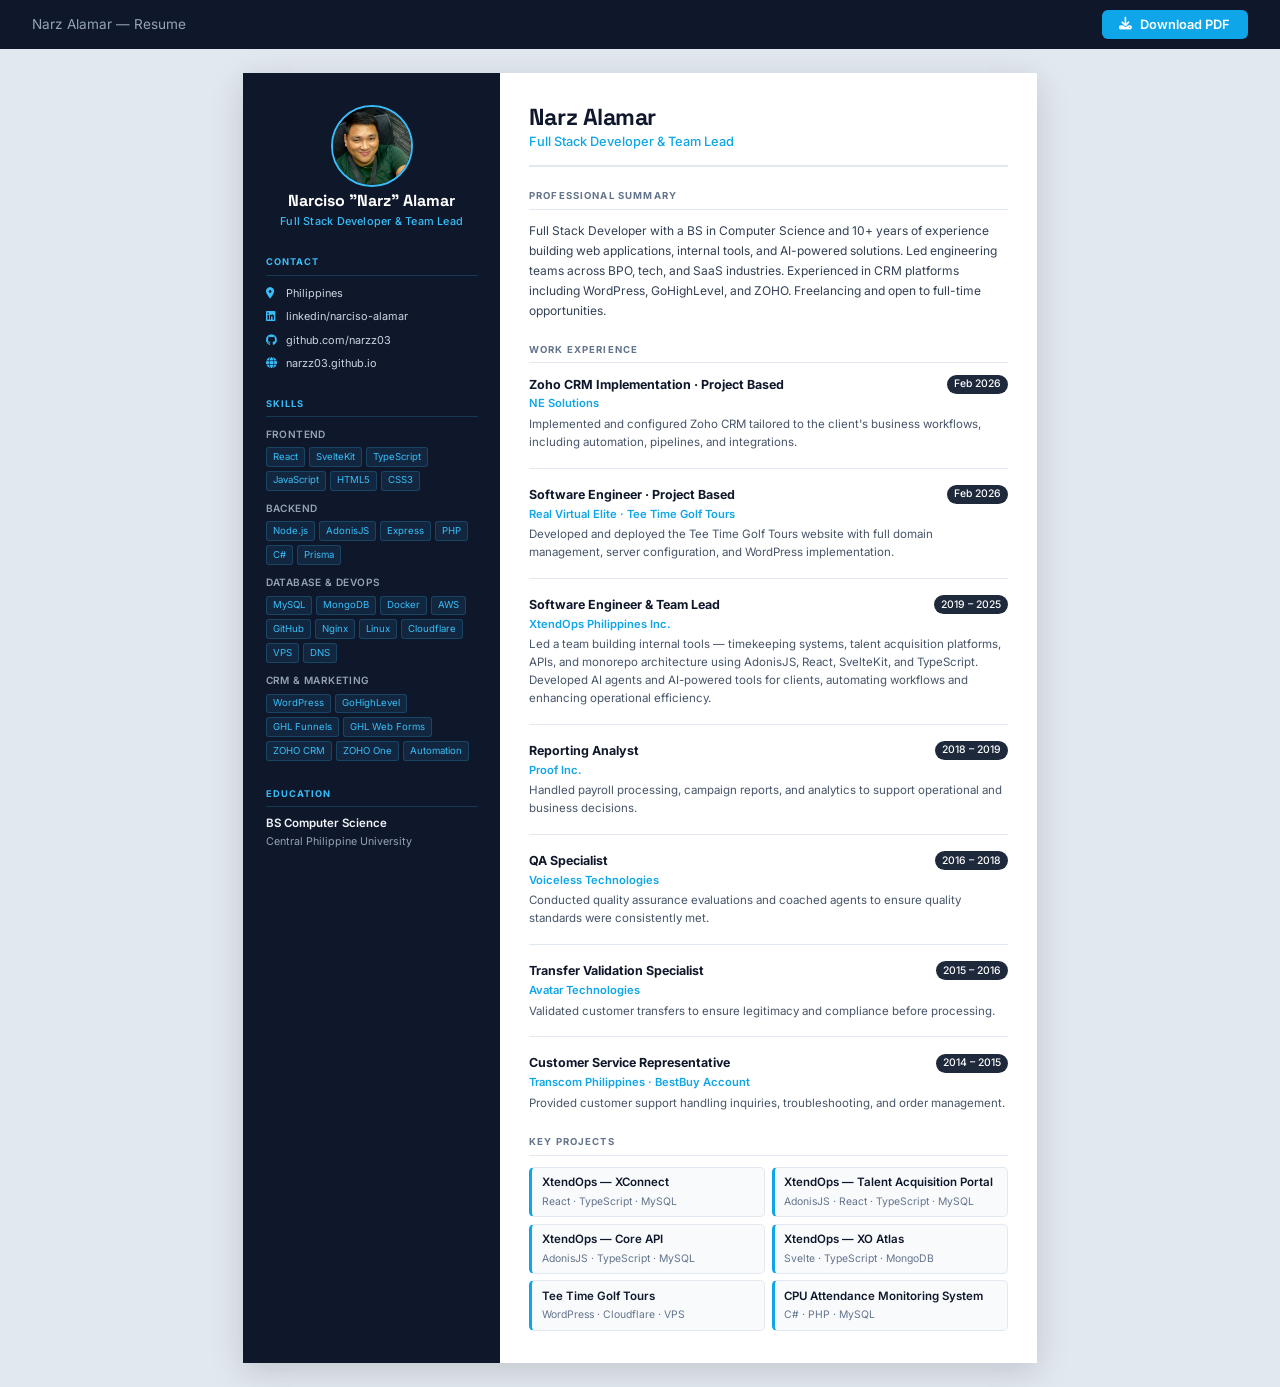
<file: resume.html>
<!DOCTYPE html>
<html lang="en">
  <head>
    <meta charset="UTF-8" />
    <meta name="viewport" content="width=device-width, initial-scale=1.0" />
    <title>Narz Alamar — Resume</title>
    <link href="https://fonts.googleapis.com/css2?family=Inter:wght@300;400;500;600;700&family=Space+Grotesk:wght@500;600;700&display=swap" rel="stylesheet" />
    <link rel="stylesheet" href="https://cdnjs.cloudflare.com/ajax/libs/font-awesome/6.5.0/css/all.min.css" />
    <style>
      *, *::before, *::after { box-sizing: border-box; margin: 0; padding: 0; }

      :root {
        --sidebar: #0f172a;
        --accent: #38bdf8;
        --accent-dark: #0ea5e9;
        --main-bg: #ffffff;
        --text: #0f172a;
        --muted: #64748b;
        --border: #e2e8f0;
      }

      body {
        font-family: 'Inter', sans-serif;
        background: #e2e8f0;
        color: var(--text);
        font-size: 12.5px;
        line-height: 1.55;
      }

      .print-bar {
        background: #0f172a;
        padding: 0.6rem 2rem;
        display: flex;
        align-items: center;
        justify-content: space-between;
      }

      .print-bar span { color: #94a3b8; font-size: 0.85rem; }

      .print-btn {
        display: inline-flex;
        align-items: center;
        gap: 0.5rem;
        padding: 0.45rem 1.1rem;
        background: var(--accent-dark);
        color: #fff;
        border: none;
        border-radius: 6px;
        font-size: 0.8rem;
        font-weight: 600;
        cursor: pointer;
        font-family: 'Inter', sans-serif;
      }

      /* PAGE — sidebar color baked into bg gradient so it never cuts off */
      .page {
        width: 210mm;
        min-height: 297mm;
        background: linear-gradient(to right, var(--sidebar) 68mm, var(--main-bg) 68mm);
        margin: 1.5rem auto;
        display: grid;
        grid-template-columns: 68mm 1fr;
        align-items: stretch;
        box-shadow: 0 8px 32px rgba(0,0,0,0.15);
      }

      /* ======= SIDEBAR ======= */
      .sidebar {
        background: transparent;
        padding: 2rem 1.4rem;
        display: flex;
        flex-direction: column;
        gap: 1.6rem;
      }

      .sidebar-avatar {
        width: 82px;
        height: 82px;
        border-radius: 50%;
        margin: 0 auto 0.3rem;
        overflow: hidden;
        border: 2.5px solid var(--accent);
        flex-shrink: 0;
      }

      .sidebar-avatar img {
        width: 100%;
        height: 100%;
        object-fit: cover;
        display: block;
      }

      .sidebar-name {
        text-align: center;
        color: #fff;
        font-family: 'Space Grotesk', sans-serif;
        font-size: 1rem;
        font-weight: 700;
        line-height: 1.2;
        margin-bottom: 0.15rem;
      }

      .sidebar-title {
        text-align: center;
        color: var(--accent);
        font-size: 0.68rem;
        font-weight: 500;
        letter-spacing: 0.02em;
      }

      .sidebar-section-title {
        font-size: 0.58rem;
        font-weight: 700;
        text-transform: uppercase;
        letter-spacing: 0.12em;
        color: var(--accent);
        padding-bottom: 0.3rem;
        border-bottom: 1px solid rgba(56,189,248,0.2);
        margin-bottom: 0.6rem;
      }

      .contact-list {
        display: flex;
        flex-direction: column;
        gap: 0.4rem;
      }

      .contact-item {
        display: flex;
        align-items: center;
        gap: 0.5rem;
        color: #cbd5e1;
        font-size: 0.68rem;
      }

      .contact-item i {
        width: 12px;
        color: var(--accent);
        font-size: 0.68rem;
        flex-shrink: 0;
      }

      .contact-item a { color: #cbd5e1; text-decoration: none; }

      .skill-group { margin-bottom: 0.65rem; }
      .skill-group:last-child { margin-bottom: 0; }

      .skill-group-name {
        font-size: 0.63rem;
        font-weight: 600;
        color: #94a3b8;
        margin-bottom: 0.28rem;
        text-transform: uppercase;
        letter-spacing: 0.04em;
      }

      .skill-chips {
        display: flex;
        flex-wrap: wrap;
        gap: 0.25rem;
      }

      .skill-chip {
        font-size: 0.6rem;
        padding: 1.5px 6px;
        background: rgba(56,189,248,0.1);
        color: var(--accent);
        border-radius: 3px;
        border: 1px solid rgba(56,189,248,0.2);
        white-space: nowrap;
      }

      .edu-degree {
        font-size: 0.72rem;
        font-weight: 600;
        color: #f1f5f9;
        line-height: 1.3;
        margin-bottom: 0.15rem;
      }

      .edu-school { font-size: 0.67rem; color: #94a3b8; }

      /* ======= MAIN ======= */
      .main {
        padding: 2rem 1.8rem;
        display: flex;
        flex-direction: column;
        gap: 1.4rem;
      }

      .main-header {
        padding-bottom: 0.8rem;
        border-bottom: 2px solid var(--border);
      }

      .main-header h1 {
        font-family: 'Space Grotesk', sans-serif;
        font-size: 1.45rem;
        font-weight: 700;
        color: var(--text);
        letter-spacing: -0.02em;
        line-height: 1.1;
        margin-bottom: 0.15rem;
      }

      .main-header .role {
        font-size: 0.8rem;
        font-weight: 500;
        color: var(--accent-dark);
      }

      .section-title {
        font-size: 0.6rem;
        font-weight: 700;
        text-transform: uppercase;
        letter-spacing: 0.12em;
        color: var(--muted);
        padding-bottom: 0.3rem;
        border-bottom: 1.5px solid var(--border);
        margin-bottom: 0.7rem;
      }

      .summary-text {
        font-size: 0.75rem;
        color: #334155;
        line-height: 1.65;
      }

      /* Experience */
      .exp-item {
        margin-bottom: 1rem;
        padding-bottom: 1rem;
        border-bottom: 1px solid var(--border);
      }

      .exp-item:last-child { margin-bottom: 0; padding-bottom: 0; border-bottom: none; }

      .exp-top {
        display: flex;
        justify-content: space-between;
        align-items: center;
        margin-bottom: 0.1rem;
        gap: 0.5rem;
      }

      .exp-role {
        font-weight: 700;
        font-size: 0.78rem;
        color: var(--text);
      }

      .exp-date {
        font-size: 0.65rem;
        color: #fff;
        background: #1e293b;
        padding: 1.5px 7px;
        border-radius: 20px;
        white-space: nowrap;
        flex-shrink: 0;
        font-weight: 500;
      }

      .exp-company {
        font-size: 0.7rem;
        color: var(--accent-dark);
        font-weight: 600;
        margin-bottom: 0.2rem;
      }

      .exp-desc {
        font-size: 0.72rem;
        color: #475569;
        line-height: 1.55;
      }

      /* Projects */
      .projects-grid {
        display: grid;
        grid-template-columns: 1fr 1fr;
        gap: 0.4rem;
      }

      .project-item {
        background: #f8fafc;
        border: 1px solid var(--border);
        border-radius: 5px;
        padding: 0.4rem 0.6rem;
        border-left: 3px solid var(--accent-dark);
      }

      .project-name {
        font-weight: 600;
        font-size: 0.72rem;
        color: var(--text);
        margin-bottom: 0.1rem;
      }

      .project-tech { font-size: 0.65rem; color: var(--muted); }

      @media print {
        body { background: white; }
        .print-bar { display: none; }
        .page { margin: 0; box-shadow: none; width: 100%; }
      }
    </style>
  </head>
  <body>

    <div class="print-bar">
      <span>Narz Alamar — Resume</span>
      <button class="print-btn" onclick="window.print()">
        <i class="fas fa-download"></i> Download PDF
      </button>
    </div>

    <div class="page">

      <!-- SIDEBAR -->
      <aside class="sidebar">
        <div>
          <div class="sidebar-avatar"><img src="images/me.jpg" alt="Narz Alamar" /></div>
          <div class="sidebar-name">Narciso "Narz" Alamar</div>
          <div class="sidebar-title">Full Stack Developer &amp; Team Lead</div>
        </div>

        <div>
          <div class="sidebar-section-title">Contact</div>
          <div class="contact-list">
            <div class="contact-item"><i class="fas fa-map-marker-alt"></i><span>Philippines</span></div>
            <div class="contact-item"><i class="fab fa-linkedin"></i><a href="https://www.linkedin.com/in/narciso-alamar-6a614017b/">linkedin/narciso-alamar</a></div>
            <div class="contact-item"><i class="fab fa-github"></i><a href="https://github.com/narzz03">github.com/narzz03</a></div>
            <div class="contact-item"><i class="fas fa-globe"></i><a href="https://narzz03.github.io">narzz03.github.io</a></div>
          </div>
        </div>

        <div>
          <div class="sidebar-section-title">Skills</div>
          <div class="skill-group">
            <div class="skill-group-name">Frontend</div>
            <div class="skill-chips">
              <span class="skill-chip">React</span><span class="skill-chip">SvelteKit</span>
              <span class="skill-chip">TypeScript</span><span class="skill-chip">JavaScript</span>
              <span class="skill-chip">HTML5</span><span class="skill-chip">CSS3</span>
            </div>
          </div>
          <div class="skill-group">
            <div class="skill-group-name">Backend</div>
            <div class="skill-chips">
              <span class="skill-chip">Node.js</span><span class="skill-chip">AdonisJS</span>
              <span class="skill-chip">Express</span><span class="skill-chip">PHP</span>
              <span class="skill-chip">C#</span><span class="skill-chip">Prisma</span>
            </div>
          </div>
          <div class="skill-group">
            <div class="skill-group-name">Database &amp; DevOps</div>
            <div class="skill-chips">
              <span class="skill-chip">MySQL</span><span class="skill-chip">MongoDB</span>
              <span class="skill-chip">Docker</span><span class="skill-chip">AWS</span>
              <span class="skill-chip">GitHub</span><span class="skill-chip">Nginx</span>
              <span class="skill-chip">Linux</span><span class="skill-chip">Cloudflare</span>
              <span class="skill-chip">VPS</span><span class="skill-chip">DNS</span>
            </div>
          </div>
          <div class="skill-group">
            <div class="skill-group-name">CRM &amp; Marketing</div>
            <div class="skill-chips">
              <span class="skill-chip">WordPress</span><span class="skill-chip">GoHighLevel</span>
              <span class="skill-chip">GHL Funnels</span><span class="skill-chip">GHL Web Forms</span>
              <span class="skill-chip">ZOHO CRM</span><span class="skill-chip">ZOHO One</span>
              <span class="skill-chip">Automation</span>
            </div>
          </div>
        </div>

        <div>
          <div class="sidebar-section-title">Education</div>
          <div class="edu-degree">BS Computer Science</div>
          <div class="edu-school">Central Philippine University</div>
        </div>
      </aside>

      <!-- MAIN -->
      <main class="main">
        <div class="main-header">
          <h1>Narz Alamar</h1>
          <div class="role">Full Stack Developer &amp; Team Lead</div>
        </div>

        <div>
          <div class="section-title">Professional Summary</div>
          <p class="summary-text">Full Stack Developer with a BS in Computer Science and 10+ years of experience building web applications, internal tools, and AI-powered solutions. Led engineering teams across BPO, tech, and SaaS industries. Experienced in CRM platforms including WordPress, GoHighLevel, and ZOHO. Freelancing and open to full-time opportunities.</p>
        </div>

        <div>
          <div class="section-title">Work Experience</div>

          <div class="exp-item">
            <div class="exp-top"><span class="exp-role">Zoho CRM Implementation · Project Based</span><span class="exp-date">Feb 2026</span></div>
            <div class="exp-company">NE Solutions</div>
            <div class="exp-desc">Implemented and configured Zoho CRM tailored to the client's business workflows, including automation, pipelines, and integrations.</div>
          </div>

          <div class="exp-item">
            <div class="exp-top"><span class="exp-role">Software Engineer · Project Based</span><span class="exp-date">Feb 2026</span></div>
            <div class="exp-company">Real Virtual Elite · Tee Time Golf Tours</div>
            <div class="exp-desc">Developed and deployed the Tee Time Golf Tours website with full domain management, server configuration, and WordPress implementation.</div>
          </div>

          <div class="exp-item">
            <div class="exp-top"><span class="exp-role">Software Engineer &amp; Team Lead</span><span class="exp-date">2019 – 2025</span></div>
            <div class="exp-company">XtendOps Philippines Inc.</div>
            <div class="exp-desc">Led a team building internal tools — timekeeping systems, talent acquisition platforms, APIs, and monorepo architecture using AdonisJS, React, SvelteKit, and TypeScript. Developed AI agents and AI-powered tools for clients, automating workflows and enhancing operational efficiency.</div>
          </div>

          <div class="exp-item">
            <div class="exp-top"><span class="exp-role">Reporting Analyst</span><span class="exp-date">2018 – 2019</span></div>
            <div class="exp-company">Proof Inc.</div>
            <div class="exp-desc">Handled payroll processing, campaign reports, and analytics to support operational and business decisions.</div>
          </div>

          <div class="exp-item">
            <div class="exp-top"><span class="exp-role">QA Specialist</span><span class="exp-date">2016 – 2018</span></div>
            <div class="exp-company">Voiceless Technologies</div>
            <div class="exp-desc">Conducted quality assurance evaluations and coached agents to ensure quality standards were consistently met.</div>
          </div>

          <div class="exp-item">
            <div class="exp-top"><span class="exp-role">Transfer Validation Specialist</span><span class="exp-date">2015 – 2016</span></div>
            <div class="exp-company">Avatar Technologies</div>
            <div class="exp-desc">Validated customer transfers to ensure legitimacy and compliance before processing.</div>
          </div>

          <div class="exp-item">
            <div class="exp-top"><span class="exp-role">Customer Service Representative</span><span class="exp-date">2014 – 2015</span></div>
            <div class="exp-company">Transcom Philippines · BestBuy Account</div>
            <div class="exp-desc">Provided customer support handling inquiries, troubleshooting, and order management.</div>
          </div>
        </div>

        <div>
          <div class="section-title">Key Projects</div>
          <div class="projects-grid">
            <div class="project-item">
              <div class="project-name">XtendOps — XConnect</div>
              <div class="project-tech">React · TypeScript · MySQL</div>
            </div>
            <div class="project-item">
              <div class="project-name">XtendOps — Talent Acquisition Portal</div>
              <div class="project-tech">AdonisJS · React · TypeScript · MySQL</div>
            </div>
            <div class="project-item">
              <div class="project-name">XtendOps — Core API</div>
              <div class="project-tech">AdonisJS · TypeScript · MySQL</div>
            </div>
            <div class="project-item">
              <div class="project-name">XtendOps — XO Atlas</div>
              <div class="project-tech">Svelte · TypeScript · MongoDB</div>
            </div>
            <div class="project-item">
              <div class="project-name">Tee Time Golf Tours</div>
              <div class="project-tech">WordPress · Cloudflare · VPS</div>
            </div>
            <div class="project-item">
              <div class="project-name">CPU Attendance Monitoring System</div>
              <div class="project-tech">C# · PHP · MySQL</div>
            </div>
          </div>
        </div>
      </main>
    </div>

  </body>
</html>
</file>
